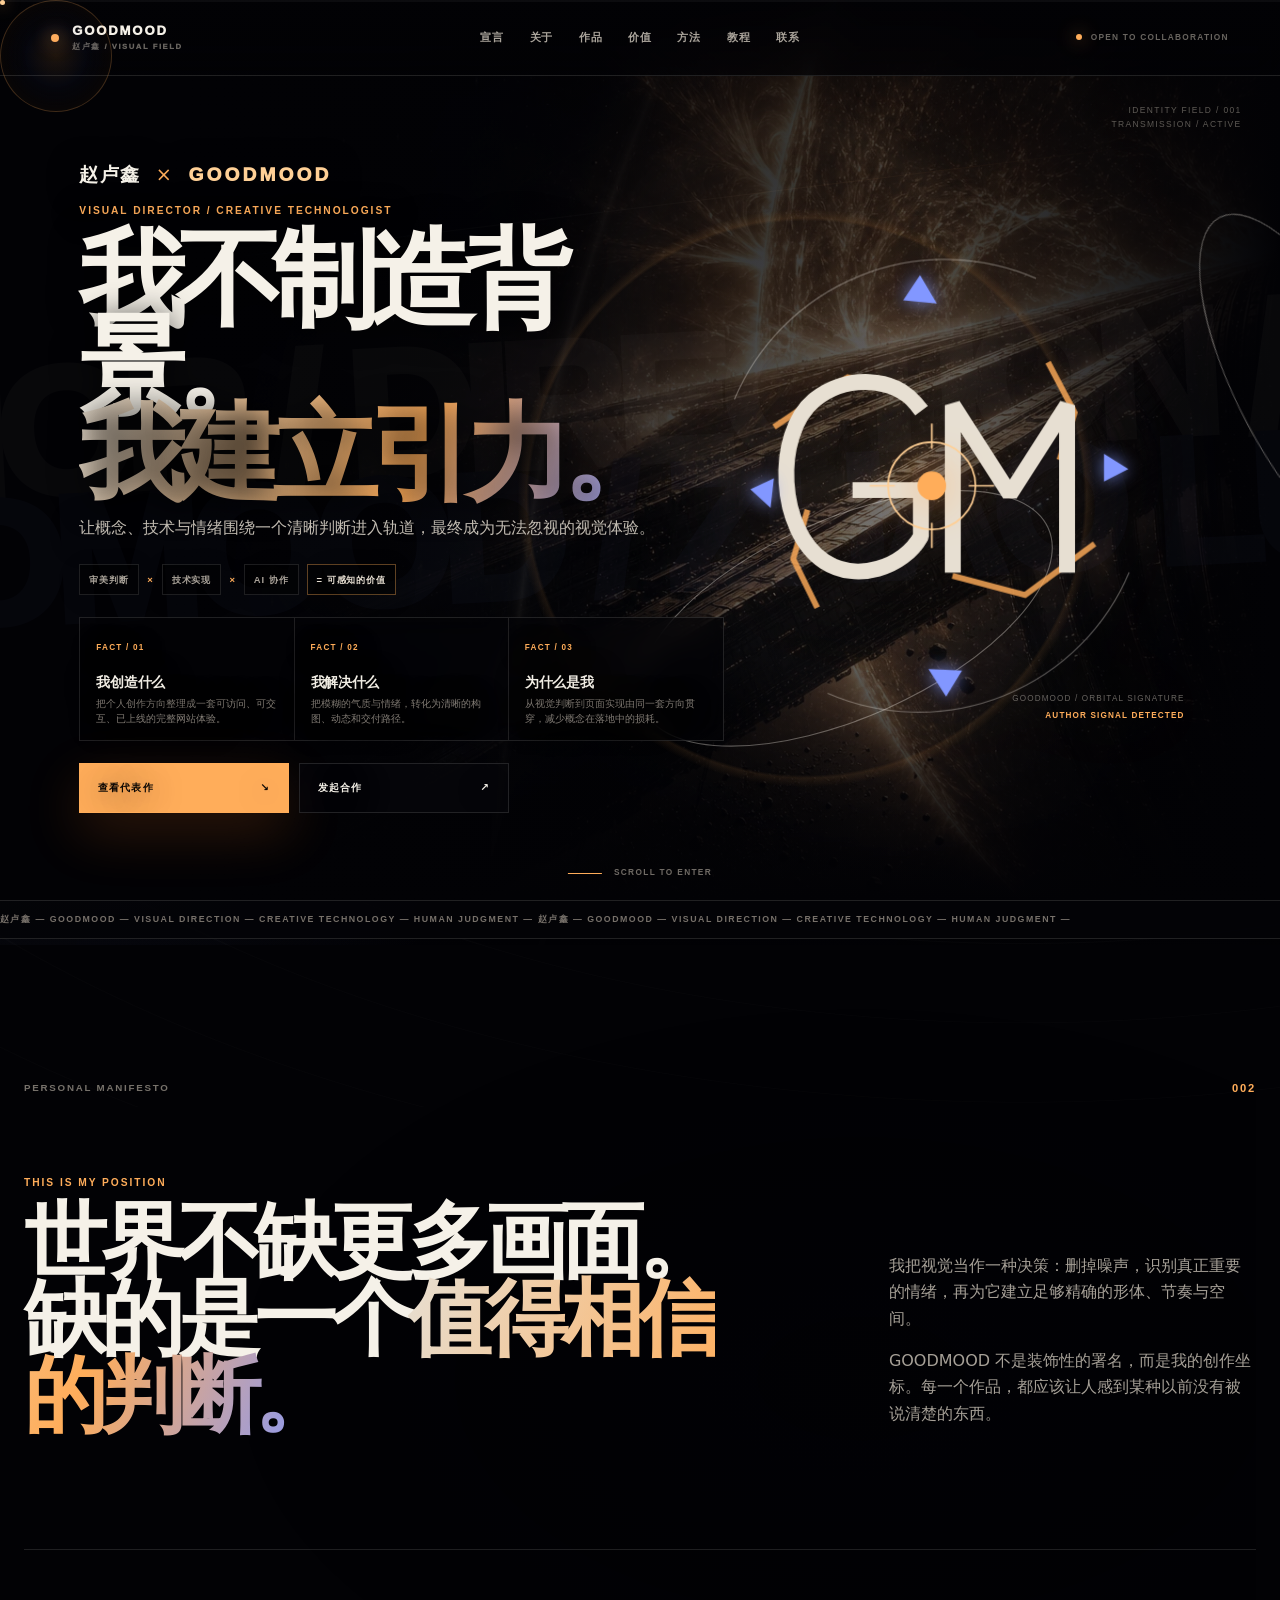
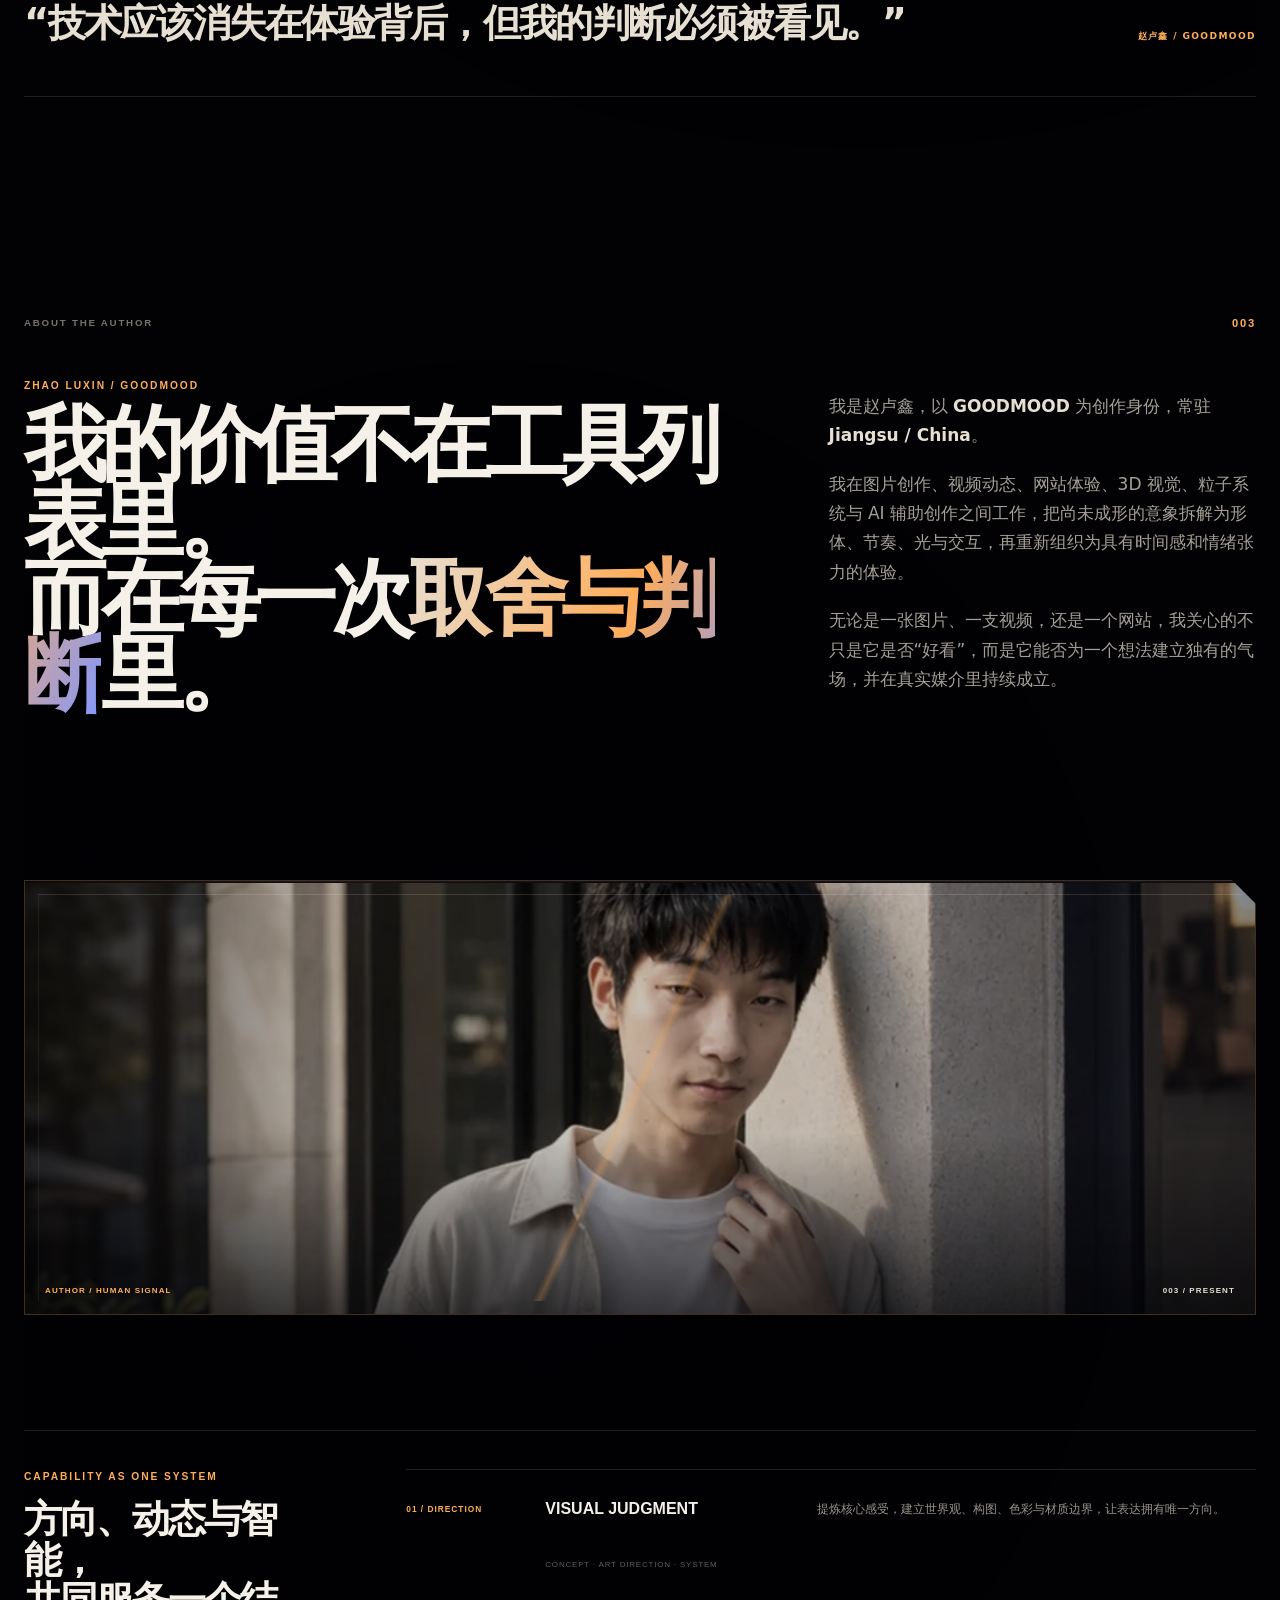
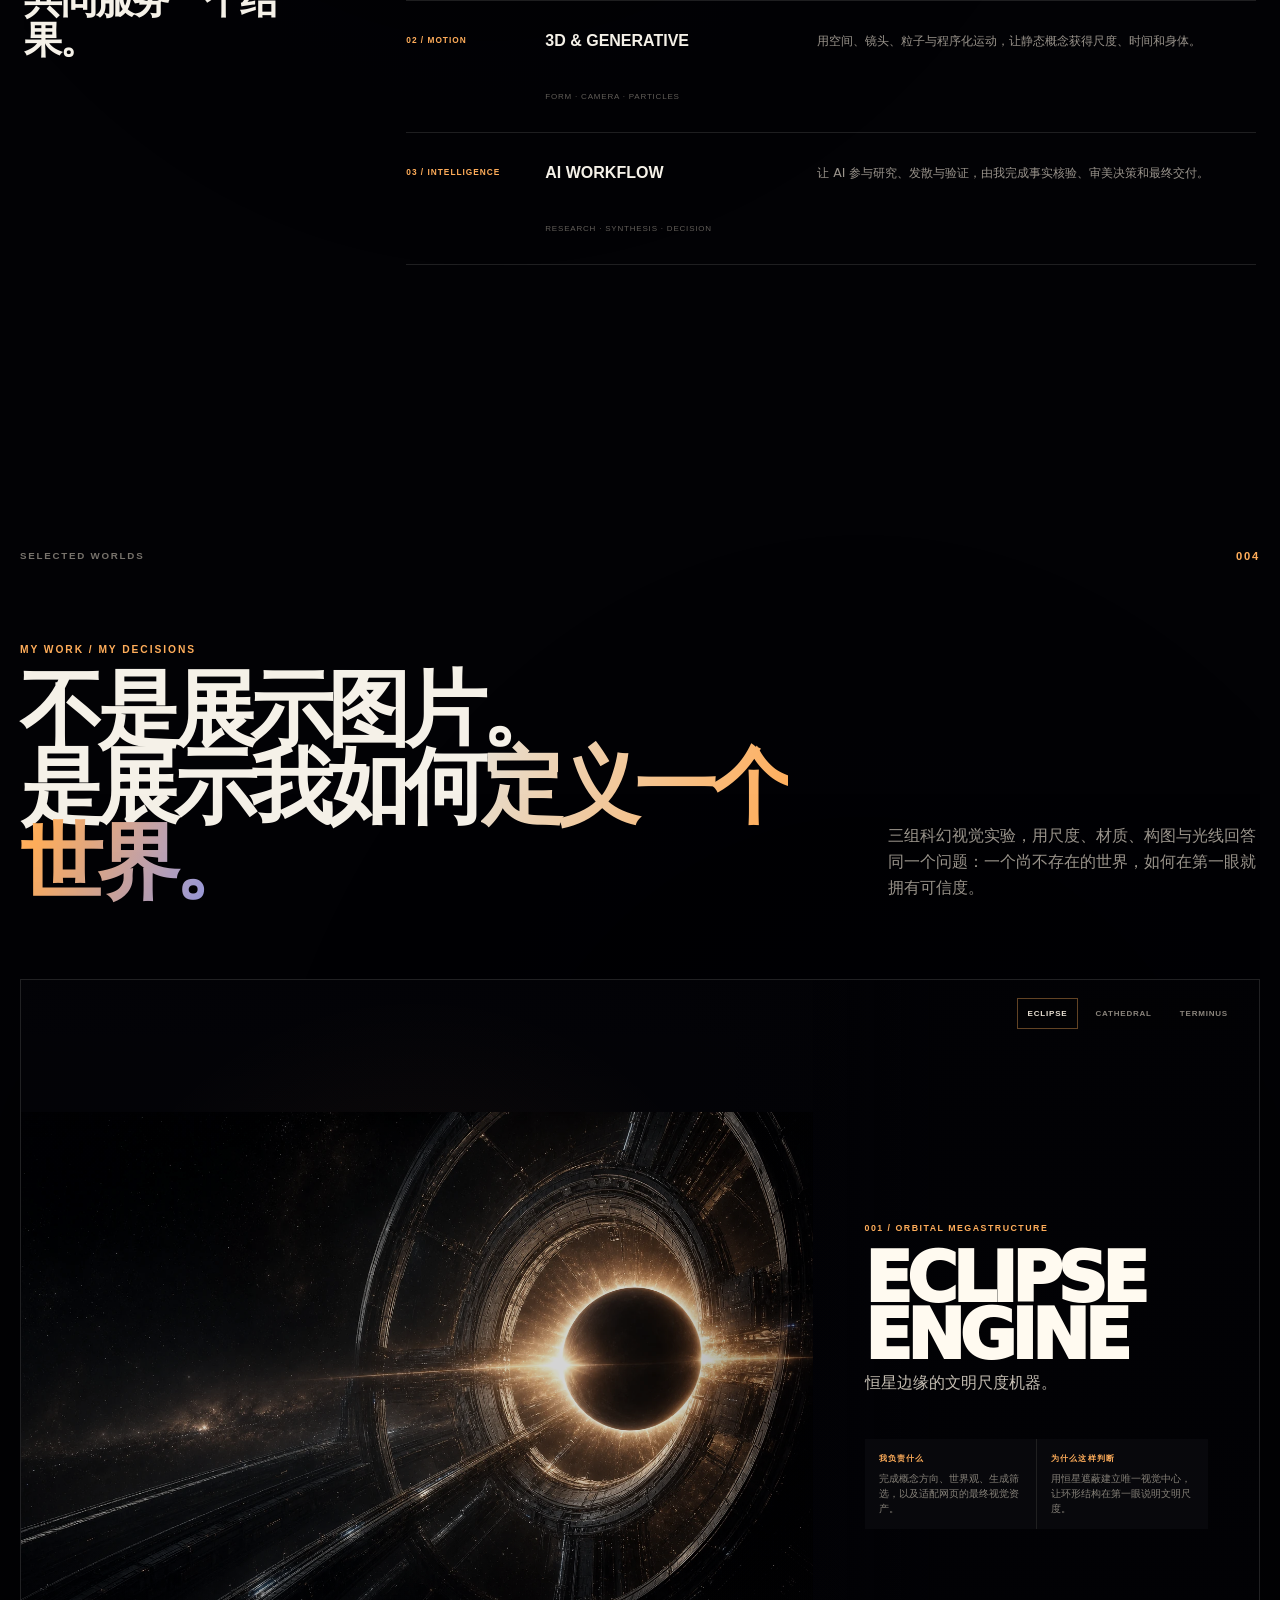
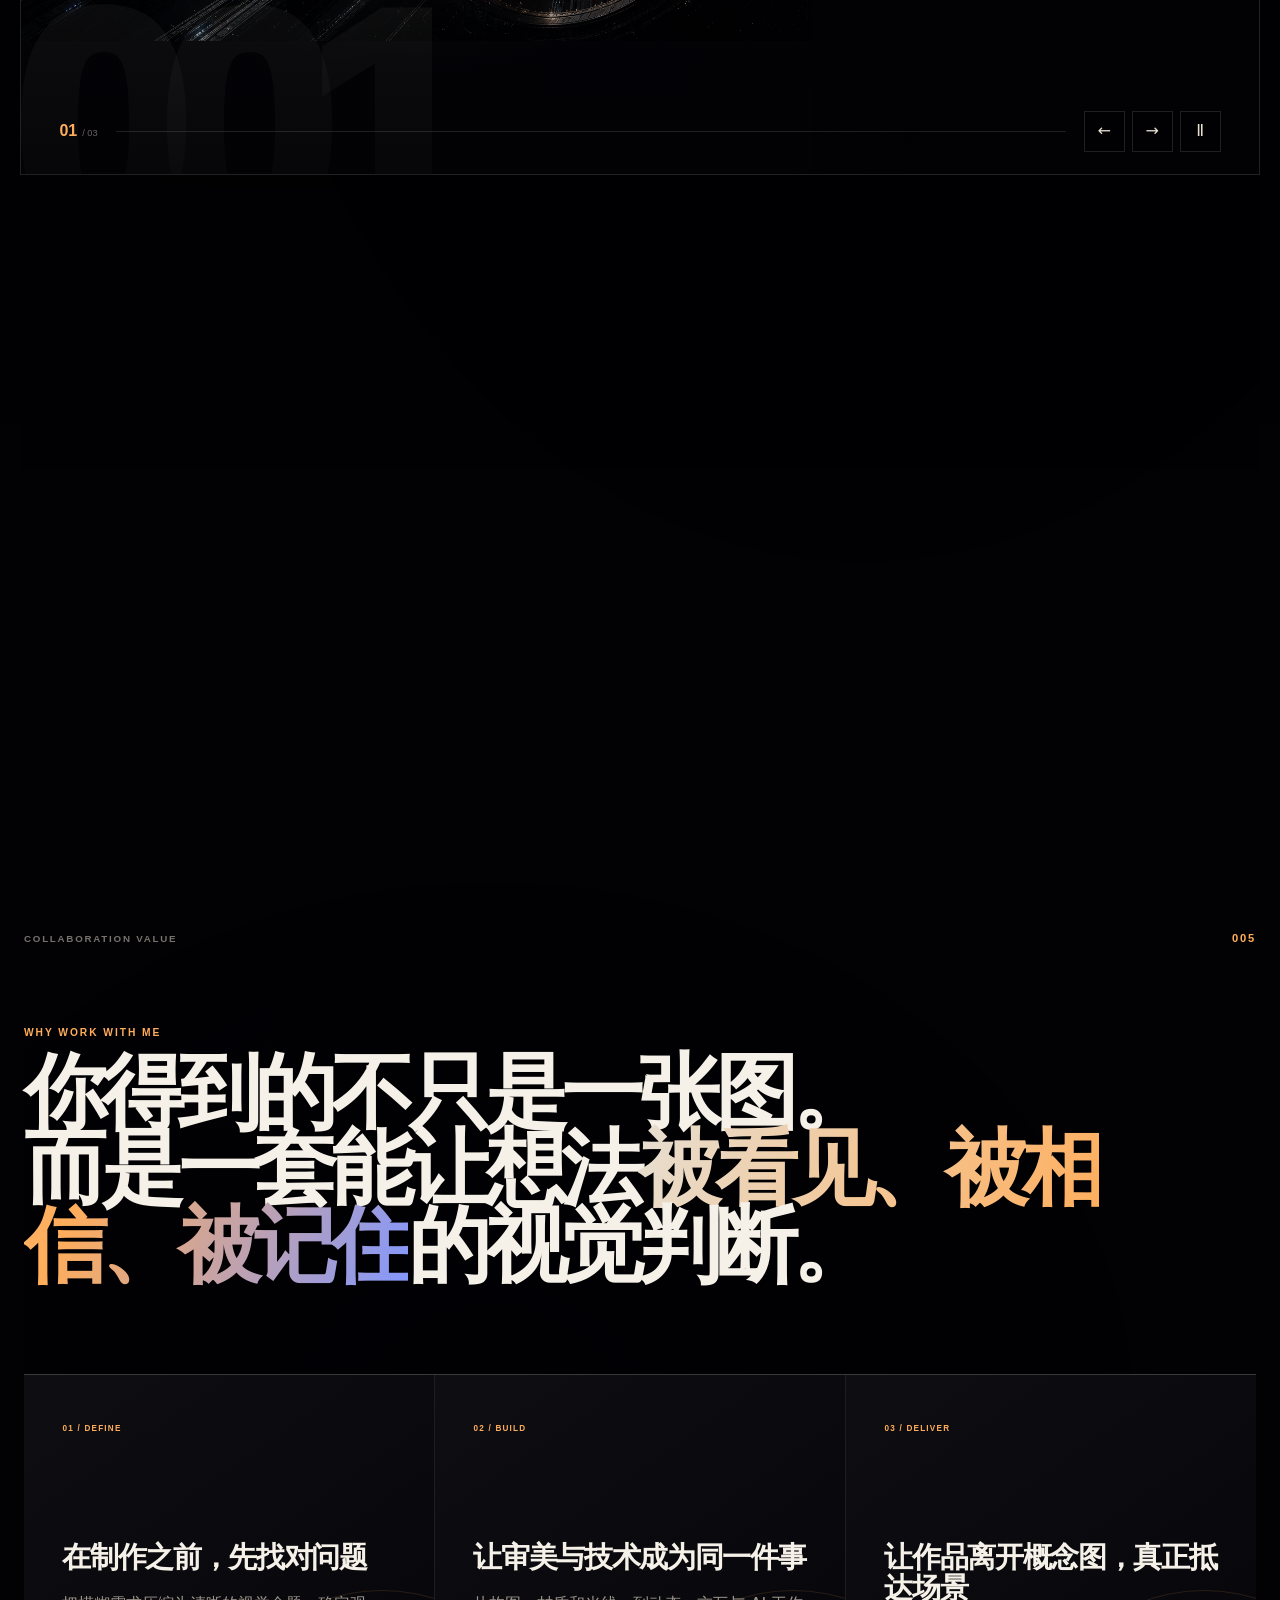
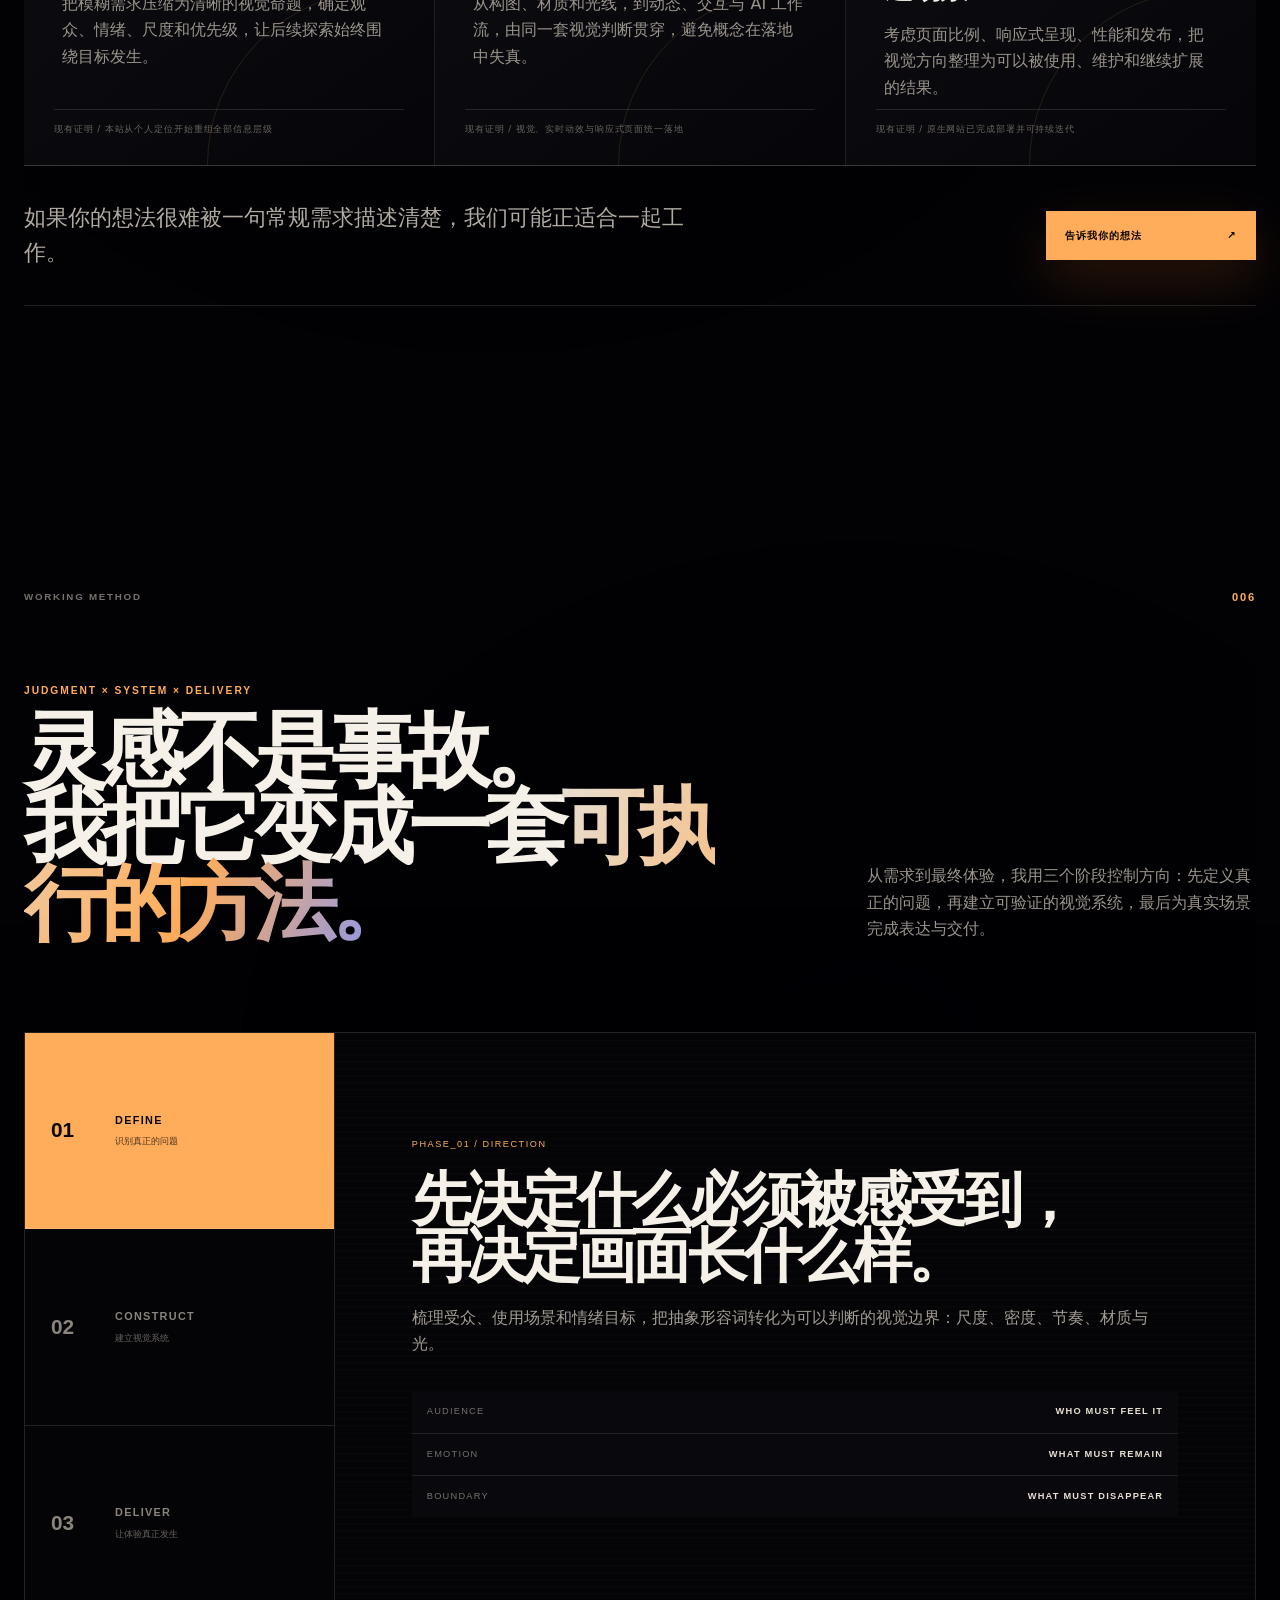
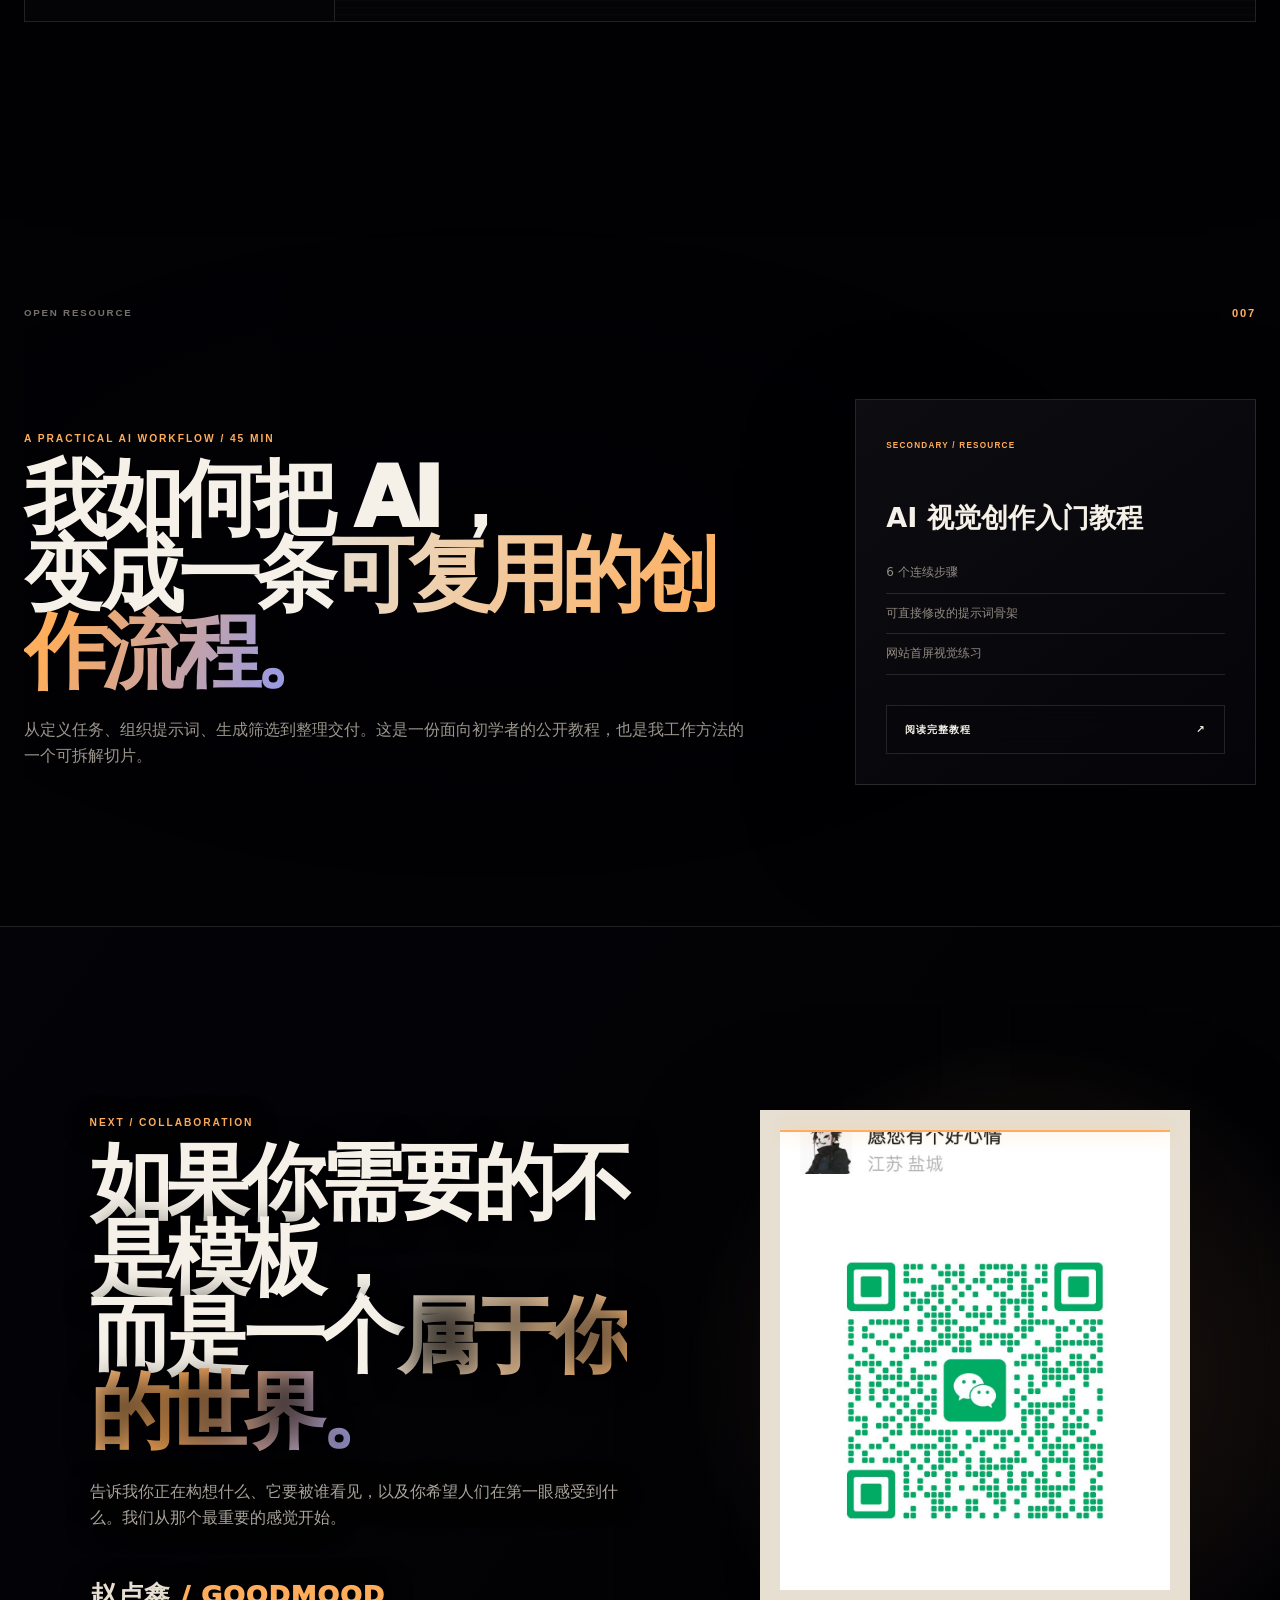
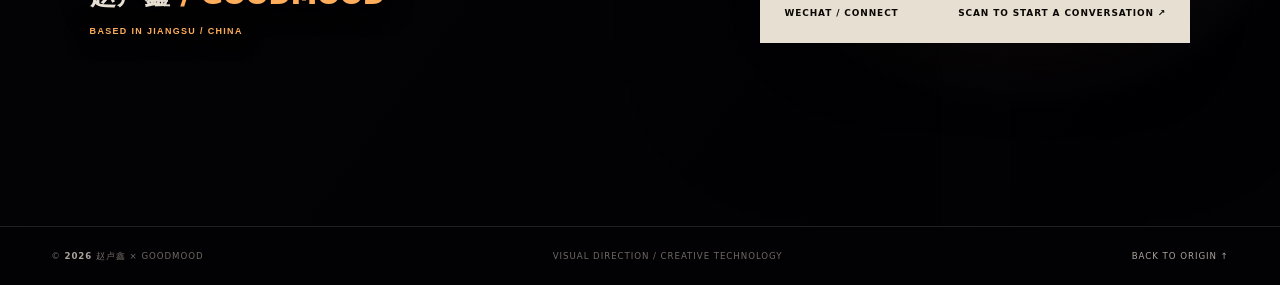
<file: index.html>
<!doctype html>
<html lang="zh-CN">
<head>
  <meta charset="utf-8">
  <meta name="viewport" content="width=device-width,initial-scale=1">
  <meta name="description" content="赵卢鑫 × GOODMOOD：以视觉判断、动态技术与 AI 协作，将尚未成形的想法变为可感知的世界。">
  <meta name="theme-color" content="#020306">
  <title>赵卢鑫 × GOODMOOD — Visual Direction &amp; Future Experiences</title>
  <script>
    if ('scrollRestoration' in history) history.scrollRestoration = 'manual';
  </script>
  <link rel="stylesheet" href="style.css?v=20260713-01">
  <link rel="stylesheet" href="tutorial.css">
  <link rel="stylesheet" href="effects.css?v=20260713-01">
  <link rel="preload" as="image" href="assets/hero-helios-lance.webp">
</head>
<body class="site-home">
  <a class="skip-link" href="#main-content">跳到主要内容</a>

  <div class="cosmos-layer" aria-hidden="true">
    <canvas id="cosmos" class="cosmos-field" data-cosmos></canvas>
    <div class="atmosphere"></div>
    <div class="grain"></div>
  </div>
  <div class="progress" aria-hidden="true"><span id="progressBar"></span></div>
  <div class="cursor-aura" aria-hidden="true"></div>
  <div class="cursor-core" aria-hidden="true"></div>

  <header class="nav-shell">
    <a class="brand" href="#home" aria-label="GOODMOOD，返回首页">
      <span class="brand-signal" aria-hidden="true"></span>
      <span>GOODMOOD<small>赵卢鑫 / VISUAL FIELD</small></span>
    </a>
    <button class="menu-toggle" type="button" aria-label="打开导航" aria-expanded="false">
      <span></span><span></span>
    </button>
    <nav aria-label="主要导航">
      <a href="#manifesto">宣言</a>
      <a href="#profile">关于</a>
      <a href="#works">作品</a>
      <a href="#value">价值</a>
      <a href="#process">方法</a>
      <a href="#ai-tutorial">教程</a>
      <a href="#contact">联系</a>
    </nav>
    <div class="nav-status"><i></i> OPEN TO COLLABORATION</div>
  </header>

  <main id="main-content">
    <section class="hero identity-hero" id="home" data-cosmos-scene="0" aria-labelledby="hero-title">
      <div class="hero-depth hero-depth--mid" aria-hidden="true">
        <img src="assets/hero-helios-lance.webp" alt="" fetchpriority="high" decoding="async">
      </div>
      <div class="kinetic" aria-hidden="true">
        <div>AUTHOR / DIRECTION / MOTION / INTELLIGENCE /</div>
        <div>GOODMOOD / ZHAO LUXIN / VISUAL GRAVITY /</div>
      </div>
      <div class="hero-index">IDENTITY FIELD / 001<br>TRANSMISSION / ACTIVE</div>

      <div class="hero-copy">
        <div class="identity-lockup hero-enter" aria-label="赵卢鑫与 GOODMOOD">
          <p class="identity-name">赵卢鑫</p>
          <span aria-hidden="true">×</span>
          <p class="identity-brand">GOODMOOD</p>
        </div>
        <p class="overline hero-enter">VISUAL DIRECTOR / CREATIVE TECHNOLOGIST</p>

        <!-- EDITABLE COPY: 用你的最终个人宣言替换下方标题。 -->
        <h1 class="hero-enter" id="hero-title">我不制造背景。<br><em>我建立引力。</em></h1>
        <!-- EDITABLE COPY: 用一句话说明你为客户或合作方创造的核心价值。 -->
        <p class="hero-lead hero-enter">让概念、技术与情绪围绕一个清晰判断进入轨道，最终成为无法忽视的视觉体验。</p>

        <div class="value-equation hero-enter" aria-label="个人价值公式">
          <!-- EDITABLE COPY: 可按你的真实工作方式改写价值公式。 -->
          <span>审美判断</span><i>×</i><span>技术实现</span><i>×</i><span>AI 协作</span><b>= 可感知的价值</b>
        </div>

        <div class="hero-facts hero-enter" aria-label="个人事实与证据">
          <article>
            <span>FACT / 01</span>
            <h2>我创造什么</h2>
            <!-- EDITABLE COPY: 替换为一个可核验的代表性成果，不要填写虚构指标。 -->
            <p>把个人创作方向整理成一套可访问、可交互、已上线的完整网站体验。</p>
          </article>
          <article>
            <span>FACT / 02</span>
            <h2>我解决什么</h2>
            <!-- EDITABLE COPY: 替换为你最擅长解决的真实问题。 -->
            <p>把模糊的气质与情绪，转化为清晰的构图、动态和交付路径。</p>
          </article>
          <article>
            <span>FACT / 03</span>
            <h2>为什么是我</h2>
            <!-- EDITABLE COPY: 替换为客户选择你的真实理由或合作反馈。 -->
            <p>从视觉判断到页面实现由同一套方向贯穿，减少概念在落地中的损耗。</p>
          </article>
        </div>

        <div class="hero-actions hero-enter">
          <a class="button primary" href="#works">查看代表作 <b>↘</b></a>
          <a class="button secondary" href="#contact">发起合作 <b>↗</b></a>
        </div>
      </div>

      <div class="identity-sigil hero-enter">
        <svg class="goodmood-mark" viewBox="0 0 640 640" role="img" aria-labelledby="mark-title mark-desc">
          <title id="mark-title">GOODMOOD 轨道印记</title>
          <desc id="mark-desc">由字母 G 与 M 的几何骨架、交错行星轨道、断裂巨构和发光引力核心组成的抽象个人印记。</desc>
          <g class="mark-orbits" fill="none">
            <ellipse cx="320" cy="320" rx="264" ry="118" transform="rotate(-24 320 320)"></ellipse>
            <ellipse cx="320" cy="320" rx="234" ry="86" transform="rotate(62 320 320)"></ellipse>
            <path d="M85 217A272 272 0 0 1 444 73"></path>
            <path d="M555 423A272 272 0 0 1 196 567"></path>
          </g>
          <g class="mark-megastructure" fill="none">
            <path d="M135 248L220 191L292 211"></path>
            <path d="M348 428L431 450L511 391"></path>
            <path d="M182 462L155 407L171 352"></path>
            <path d="M460 176L490 233L473 286"></path>
          </g>
          <g class="mark-gm" fill="none">
            <path d="M302 223C277 190 217 187 180 218C131 259 137 374 192 410C230 435 286 418 307 380V325H235"></path>
            <path d="M345 414V224L413 330L481 224V414"></path>
          </g>
          <g class="mark-fragments">
            <path d="M104 324L132 311L128 346Z"></path>
            <path d="M525 282L554 300L525 315Z"></path>
            <path d="M306 69L326 103L286 99Z"></path>
            <path d="M337 571L316 538L356 540Z"></path>
          </g>
          <g class="mark-core">
            <circle cx="320" cy="320" r="52"></circle>
            <circle cx="320" cy="320" r="17"></circle>
            <path d="M320 246V276M320 364V394M246 320H276M364 320H394"></path>
          </g>
        </svg>
        <p><span>GOODMOOD / ORBITAL SIGNATURE</span><b>AUTHOR SIGNAL DETECTED</b></p>
      </div>

      <a class="scroll-cue" href="#manifesto"><span></span>SCROLL TO ENTER</a>
    </section>

    <div class="signal-strip" aria-hidden="true">
      <div>赵卢鑫 — GOODMOOD — VISUAL DIRECTION — CREATIVE TECHNOLOGY — HUMAN JUDGMENT — 赵卢鑫 — GOODMOOD — VISUAL DIRECTION — CREATIVE TECHNOLOGY — HUMAN JUDGMENT — </div>
    </div>

    <section class="manifesto section" id="manifesto" data-cosmos-scene="1" aria-labelledby="manifesto-title">
      <div class="section-label reveal"><span>PERSONAL MANIFESTO</span><b>002</b></div>
      <div class="manifesto-grid">
        <div class="manifesto-statement reveal">
          <p class="overline">THIS IS MY POSITION</p>
          <!-- EDITABLE COPY: 这里是首页之后最重要的个人立场，可整段替换。 -->
          <h2 id="manifesto-title">世界不缺更多画面。<br>缺的是一个<strong>值得相信的判断。</strong></h2>
        </div>
        <div class="manifesto-copy reveal">
          <!-- EDITABLE COPY: 用你自己的经历、野心和工作观替换以下两段。 -->
          <p>我把视觉当作一种决策：删掉噪声，识别真正重要的情绪，再为它建立足够精确的形体、节奏与空间。</p>
          <p>GOODMOOD 不是装饰性的署名，而是我的创作坐标。每一个作品，都应该让人感到某种以前没有被说清楚的东西。</p>
        </div>
      </div>
      <blockquote class="manifesto-quote reveal">
        <!-- EDITABLE COPY: 替换为最能代表你的短句。 -->
        <p>“技术应该消失在体验背后，但我的判断必须被看见。”</p>
        <cite>赵卢鑫 / GOODMOOD</cite>
      </blockquote>
    </section>

    <section class="profile section" id="profile" data-cosmos-scene="2" aria-labelledby="profile-title">
      <div class="section-label reveal"><span>ABOUT THE AUTHOR</span><b>003</b></div>
      <div class="profile-grid">
        <div class="profile-heading reveal">
          <p class="overline">ZHAO LUXIN / GOODMOOD</p>
          <h2 id="profile-title">我的价值不在工具列表里。<br>而在每一次<strong>取舍与判断</strong>里。</h2>
        </div>
        <div class="profile-copy reveal">
          <!-- EDITABLE COPY: 用你的真实个人经历、背景和目标替换以下简介。 -->
          <p>我是赵卢鑫，以 <b>GOODMOOD</b> 为创作身份，常驻 <b>Jiangsu / China</b>。</p>
          <p>我在图片创作、视频动态、网站体验、3D 视觉、粒子系统与 AI 辅助创作之间工作，把尚未成形的意象拆解为形体、节奏、光与交互，再重新组织为具有时间感和情绪张力的体验。</p>
          <p>无论是一张图片、一支视频，还是一个网站，我关心的不只是它是否“好看”，而是它能否为一个想法建立独有的气场，并在真实媒介里持续成立。</p>
        </div>
        <figure class="profile-portrait reveal">
          <img src="assets/profile-zhao-luxin.webp" width="800" height="1686" alt="赵卢鑫站在街边建筑前的日常照片" loading="lazy" decoding="async">
          <figcaption><span>AUTHOR / HUMAN SIGNAL</span><b>003 / PRESENT</b></figcaption>
        </figure>
      </div>

      <div class="capability-system reveal" aria-labelledby="capability-title">
        <div class="capability-intro">
          <p class="overline">CAPABILITY AS ONE SYSTEM</p>
          <h3 id="capability-title">方向、动态与智能，<br>共同服务一个结果。</h3>
        </div>
        <div class="focus-cards">
          <article>
            <span class="card-num">01 / DIRECTION</span>
            <h4>VISUAL JUDGMENT</h4>
            <p>提炼核心感受，建立世界观、构图、色彩与材质边界，让表达拥有唯一方向。</p>
            <small>CONCEPT · ART DIRECTION · SYSTEM</small>
          </article>
          <article>
            <span class="card-num">02 / MOTION</span>
            <h4>3D &amp; GENERATIVE</h4>
            <p>用空间、镜头、粒子与程序化运动，让静态概念获得尺度、时间和身体。</p>
            <small>FORM · CAMERA · PARTICLES</small>
          </article>
          <article>
            <span class="card-num">03 / INTELLIGENCE</span>
            <h4>AI WORKFLOW</h4>
            <p>让 AI 参与研究、发散与验证，由我完成事实核验、审美决策和最终交付。</p>
            <small>RESEARCH · SYNTHESIS · DECISION</small>
          </article>
        </div>
      </div>
    </section>

    <section class="works section works-odyssey" id="works" data-cosmos-scene="3" aria-labelledby="works-title">
      <div class="section-label reveal"><span>SELECTED WORLDS</span><b>004</b></div>
      <div class="works-heading reveal">
        <div>
          <p class="overline">MY WORK / MY DECISIONS</p>
          <h2 id="works-title">不是展示图片。<br>是展示我如何<strong>定义一个世界。</strong></h2>
        </div>
        <p>三组科幻视觉实验，用尺度、材质、构图与光线回答同一个问题：一个尚不存在的世界，如何在第一眼就拥有可信度。</p>
      </div>

      <div class="work-showcase-track">
        <div id="work-showcase" class="work-showcase work-showcase-sticky reveal" data-carousel aria-roledescription="carousel" aria-label="赵卢鑫的三组代表视觉作品">
          <div class="work-slides" aria-live="off">
            <figure class="work-slide active" id="work-slide-1" data-slide="0" aria-hidden="false" aria-labelledby="work-title-1">
              <div class="work-visual">
                <img src="assets/work-eclipse-engine.webp" alt="恒星遮蔽引擎与环形轨道巨构" decoding="async">
                <span class="work-visual-index" aria-hidden="true">001</span>
              </div>
              <figcaption>
                <span>001 / ORBITAL MEGASTRUCTURE</span>
                <h3 id="work-title-1">ECLIPSE ENGINE</h3>
                <p>恒星边缘的文明尺度机器。</p>
                <dl class="work-evidence">
                  <div><dt>我负责什么</dt><!-- EDITABLE COPY --><dd>完成概念方向、世界观、生成筛选，以及适配网页的最终视觉资产。</dd></div>
                  <div><dt>为什么这样判断</dt><!-- EDITABLE COPY --><dd>用恒星遮蔽建立唯一视觉中心，让环形结构在第一眼说明文明尺度。</dd></div>
                </dl>
              </figcaption>
            </figure>

            <figure class="work-slide" id="work-slide-2" data-slide="1" aria-hidden="true" aria-labelledby="work-title-2">
              <div class="work-visual">
                <img src="assets/work-gravitational-cathedral.webp" alt="由钛金属巨柱构成的引力圣殿" loading="lazy" decoding="async">
                <span class="work-visual-index" aria-hidden="true">002</span>
              </div>
              <figcaption>
                <span>002 / ARCHITECTURAL VOID</span>
                <h3 id="work-title-2">GRAVITATIONAL CATHEDRAL</h3>
                <p>以光为中轴的行星级建筑。</p>
                <dl class="work-evidence">
                  <div><dt>我负责什么</dt><!-- EDITABLE COPY --><dd>完成空间概念、材质与光线语言，并把它纳入统一的系列视觉。</dd></div>
                  <div><dt>为什么这样判断</dt><!-- EDITABLE COPY --><dd>让轴向光成为建筑中轴，以留白和重复结构制造肃穆与尺度。</dd></div>
                </dl>
              </figcaption>
            </figure>

            <figure class="work-slide" id="work-slide-3" data-slide="2" aria-hidden="true" aria-labelledby="work-title-3">
              <div class="work-visual">
                <img src="assets/work-terminus-tide.webp" alt="跨越黑色晶体海面的行星级巨构" loading="lazy" decoding="async">
                <span class="work-visual-index" aria-hidden="true">003</span>
              </div>
              <figcaption>
                <span>003 / PLANETARY HORIZON</span>
                <h3 id="work-title-3">TERMINUS TIDE</h3>
                <p>结构、风暴与地平线的终点。</p>
                <dl class="work-evidence">
                  <div><dt>我负责什么</dt><!-- EDITABLE COPY --><dd>完成地平线构图、氛围方向、叙事标题与响应式展示资产。</dd></div>
                  <div><dt>为什么这样判断</dt><!-- EDITABLE COPY --><dd>压低地平线并保留大面积黑暗，让风暴和巨构拥有未知重量。</dd></div>
                </dl>
              </figcaption>
            </figure>
          </div>

          <div class="work-carousel-ui">
            <div class="work-counter" aria-live="polite"><b>01</b><span>/ 03</span></div>
            <div class="work-progress" aria-hidden="true"><span></span></div>
            <div class="work-controls">
              <button type="button" data-carousel-prev aria-label="上一张作品">←</button>
              <button type="button" data-carousel-next aria-label="下一张作品">→</button>
            </div>
          </div>
          <div class="work-tabs" role="tablist" aria-label="选择代表作品">
            <button type="button" class="active" data-carousel-go="0" role="tab" aria-controls="work-slide-1" aria-selected="true">ECLIPSE</button>
            <button type="button" data-carousel-go="1" role="tab" aria-controls="work-slide-2" aria-selected="false">CATHEDRAL</button>
            <button type="button" data-carousel-go="2" role="tab" aria-controls="work-slide-3" aria-selected="false">TERMINUS</button>
          </div>
        </div>
      </div>
    </section>

    <section class="value section" id="value" data-cosmos-scene="3" aria-labelledby="value-title">
      <div class="section-label reveal"><span>COLLABORATION VALUE</span><b>005</b></div>
      <div class="value-heading reveal">
        <p class="overline">WHY WORK WITH ME</p>
        <h2 id="value-title">你得到的不只是一张图。<br>而是一套能让想法<strong>被看见、被相信、被记住</strong>的视觉判断。</h2>
      </div>
      <div class="value-grid">
        <article class="value-card reveal">
          <span>01 / DEFINE</span>
          <h3>在制作之前，先找对问题</h3>
          <p>把模糊需求压缩为清晰的视觉命题，确定观众、情绪、尺度和优先级，让后续探索始终围绕目标发生。</p>
          <!-- EDITABLE COPY: 可补充一条真实案例证明你的需求定义能力。 -->
          <small>现有证明 / 本站从个人定位开始重组全部信息层级</small>
        </article>
        <article class="value-card reveal">
          <span>02 / BUILD</span>
          <h3>让审美与技术成为同一件事</h3>
          <p>从构图、材质和光线，到动态、交互与 AI 工作流，由同一套视觉判断贯穿，避免概念在落地中失真。</p>
          <!-- EDITABLE COPY: 可补充一项你真实掌握的关键技术或交付。 -->
          <small>现有证明 / 视觉、实时动效与响应式页面统一落地</small>
        </article>
        <article class="value-card reveal">
          <span>03 / DELIVER</span>
          <h3>让作品离开概念图，真正抵达场景</h3>
          <p>考虑页面比例、响应式呈现、性能和发布，把视觉方向整理为可以被使用、维护和继续扩展的结果。</p>
          <!-- EDITABLE COPY: 可补充一个真实上线结果或合作反馈。 -->
          <small>现有证明 / 原生网站已完成部署并可持续迭代</small>
        </article>
      </div>
      <div class="value-cta reveal">
        <!-- EDITABLE COPY: 用一句更具体的合作邀请替换。 -->
        <p>如果你的想法很难被一句常规需求描述清楚，我们可能正适合一起工作。</p>
        <a class="button primary" href="#contact">告诉我你的想法 <b>↗</b></a>
      </div>
    </section>

    <section class="process section" id="process" data-cosmos-scene="4" aria-labelledby="process-title">
      <div class="section-label reveal"><span>WORKING METHOD</span><b>006</b></div>
      <div class="process-intro">
        <div class="reveal">
          <p class="overline">JUDGMENT × SYSTEM × DELIVERY</p>
          <h2 id="process-title">灵感不是事故。<br>我把它变成一套<strong>可执行的方法。</strong></h2>
        </div>
        <p class="reveal">从需求到最终体验，我用三个阶段控制方向：先定义真正的问题，再建立可验证的视觉系统，最后为真实场景完成表达与交付。</p>
      </div>

      <div class="protocol reveal">
        <div class="protocol-nav" role="tablist" aria-label="工作方法阶段">
          <button class="protocol-tab active" id="method-tab-1" data-step="0" role="tab" aria-controls="method-panel-1" aria-selected="true"><b>01</b><span>DEFINE<small>识别真正的问题</small></span></button>
          <button class="protocol-tab" id="method-tab-2" data-step="1" role="tab" aria-controls="method-panel-2" aria-selected="false"><b>02</b><span>CONSTRUCT<small>建立视觉系统</small></span></button>
          <button class="protocol-tab" id="method-tab-3" data-step="2" role="tab" aria-controls="method-panel-3" aria-selected="false"><b>03</b><span>DELIVER<small>让体验真正发生</small></span></button>
        </div>
        <div class="protocol-screen">
          <div class="scanline" aria-hidden="true"></div>
          <article class="protocol-panel active" id="method-panel-1" data-panel="0" role="tabpanel" aria-labelledby="method-tab-1">
            <div class="panel-id">PHASE_01 / DIRECTION</div>
            <h3>先决定什么必须被感受到，<br>再决定画面长什么样。</h3>
            <p>梳理受众、使用场景和情绪目标，把抽象形容词转化为可以判断的视觉边界：尺度、密度、节奏、材质与光。</p>
            <div class="parameter-map"><span>AUDIENCE <b>WHO MUST FEEL IT</b></span><span>EMOTION <b>WHAT MUST REMAIN</b></span><span>BOUNDARY <b>WHAT MUST DISAPPEAR</b></span></div>
          </article>
          <article class="protocol-panel" id="method-panel-2" data-panel="1" role="tabpanel" aria-labelledby="method-tab-2" hidden>
            <div class="panel-id">PHASE_02 / SYSTEM</div>
            <h3>用多种路径探索，<br>用同一套标准做决定。</h3>
            <p>组合 3D、粒子、生成式视觉与 AI 辅助工作流，快速建立方向样本。每次迭代只改变关键变量，让选择有依据而不是靠运气。</p>
            <div class="force-diagram"><span>DIRECTION<small>控制世界观</small></span><i>×</i><span>PROTOTYPE<small>验证体验</small></span><i>×</i><span>DECISION<small>收敛系统</small></span></div>
          </article>
          <article class="protocol-panel" id="method-panel-3" data-panel="2" role="tabpanel" aria-labelledby="method-tab-3" hidden>
            <div class="panel-id">PHASE_03 / REALITY</div>
            <h3>最后一公里不是导出。<br>是让价值抵达真实场景。</h3>
            <p>针对网站、内容或动态媒介完成比例、节奏、性能和响应式调整，同时整理可继续使用的资产与规则。</p>
            <div class="output-meta">OUTPUT / VISUAL SYSTEM · MOTION ASSETS · RESPONSIVE EXPERIENCE · DELIVERY NOTES</div>
          </article>
        </div>
      </div>
    </section>

    <section class="ai-tutorial section tutorial-resource" id="ai-tutorial" data-cosmos-scene="4" aria-labelledby="tutorial-title">
      <div class="section-label reveal"><span>OPEN RESOURCE</span><b>007</b></div>
      <div class="tutorial-resource-grid reveal">
        <div>
          <p class="overline">A PRACTICAL AI WORKFLOW / 45 MIN</p>
          <h2 id="tutorial-title">我如何把 AI，<br>变成一条<strong>可复用的创作流程。</strong></h2>
          <p>从定义任务、组织提示词、生成筛选到整理交付。这是一份面向初学者的公开教程，也是我工作方法的一个可拆解切片。</p>
        </div>
        <aside class="tutorial-card">
          <span>SECONDARY / RESOURCE</span>
          <h3>AI 视觉创作入门教程</h3>
          <ul>
            <li>6 个连续步骤</li>
            <li>可直接修改的提示词骨架</li>
            <li>网站首屏视觉练习</li>
          </ul>
          <a class="button secondary" href="ai-tutorial.html">阅读完整教程 <b>↗</b></a>
        </aside>
      </div>
    </section>

    <section class="contact" id="contact" data-cosmos-scene="5" aria-labelledby="contact-title">
      <div class="contact-copy reveal">
        <p class="overline">NEXT / COLLABORATION</p>
        <!-- EDITABLE COPY: 用你的最终合作邀请替换标题与正文。 -->
        <h2 id="contact-title">如果你需要的不是模板，<br>而是一个<strong>属于你的世界。</strong></h2>
        <p>告诉我你正在构想什么、它要被谁看见，以及你希望人们在第一眼感受到什么。我们从那个最重要的感觉开始。</p>
        <div class="contact-signature">赵卢鑫 <span>/ GOODMOOD</span></div>
        <div class="location">BASED IN JIANGSU / CHINA</div>
      </div>
      <figure class="qr-card reveal">
        <div class="qr-scan" aria-hidden="true"></div>
        <img src="assets/wechat.jpg" alt="赵卢鑫的微信二维码">
        <figcaption><span>WECHAT / CONNECT</span><b>SCAN TO START A CONVERSATION ↗</b></figcaption>
      </figure>
    </section>
  </main>

  <footer>
    <span>© <b id="year"></b> 赵卢鑫 × GOODMOOD</span>
    <span>VISUAL DIRECTION / CREATIVE TECHNOLOGY</span>
    <a href="#home">BACK TO ORIGIN ↑</a>
  </footer>
  <div class="toast" role="status" aria-live="polite">COPIED</div>
  <script src="cosmos.js?v=20260711-06"></script>
  <script src="script.js?v=20260711-06"></script>
</body>
</html>
</file>
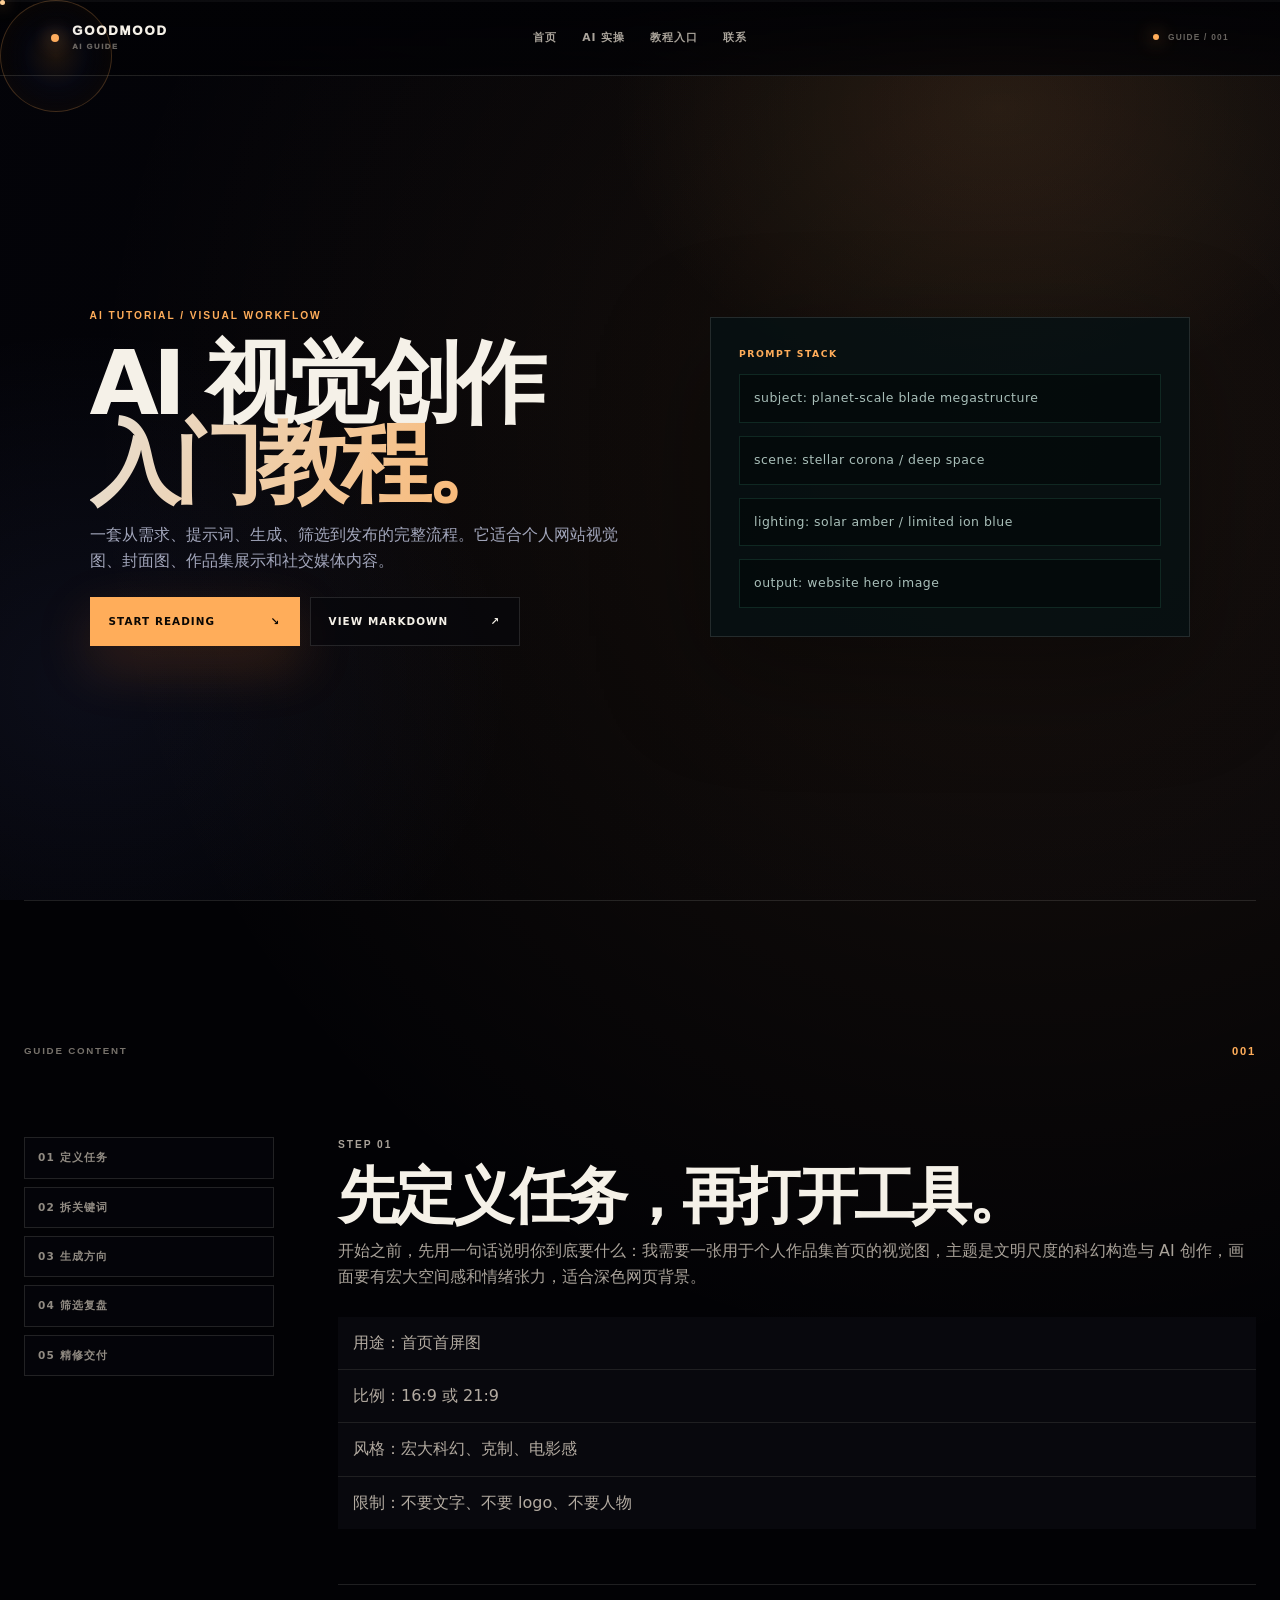
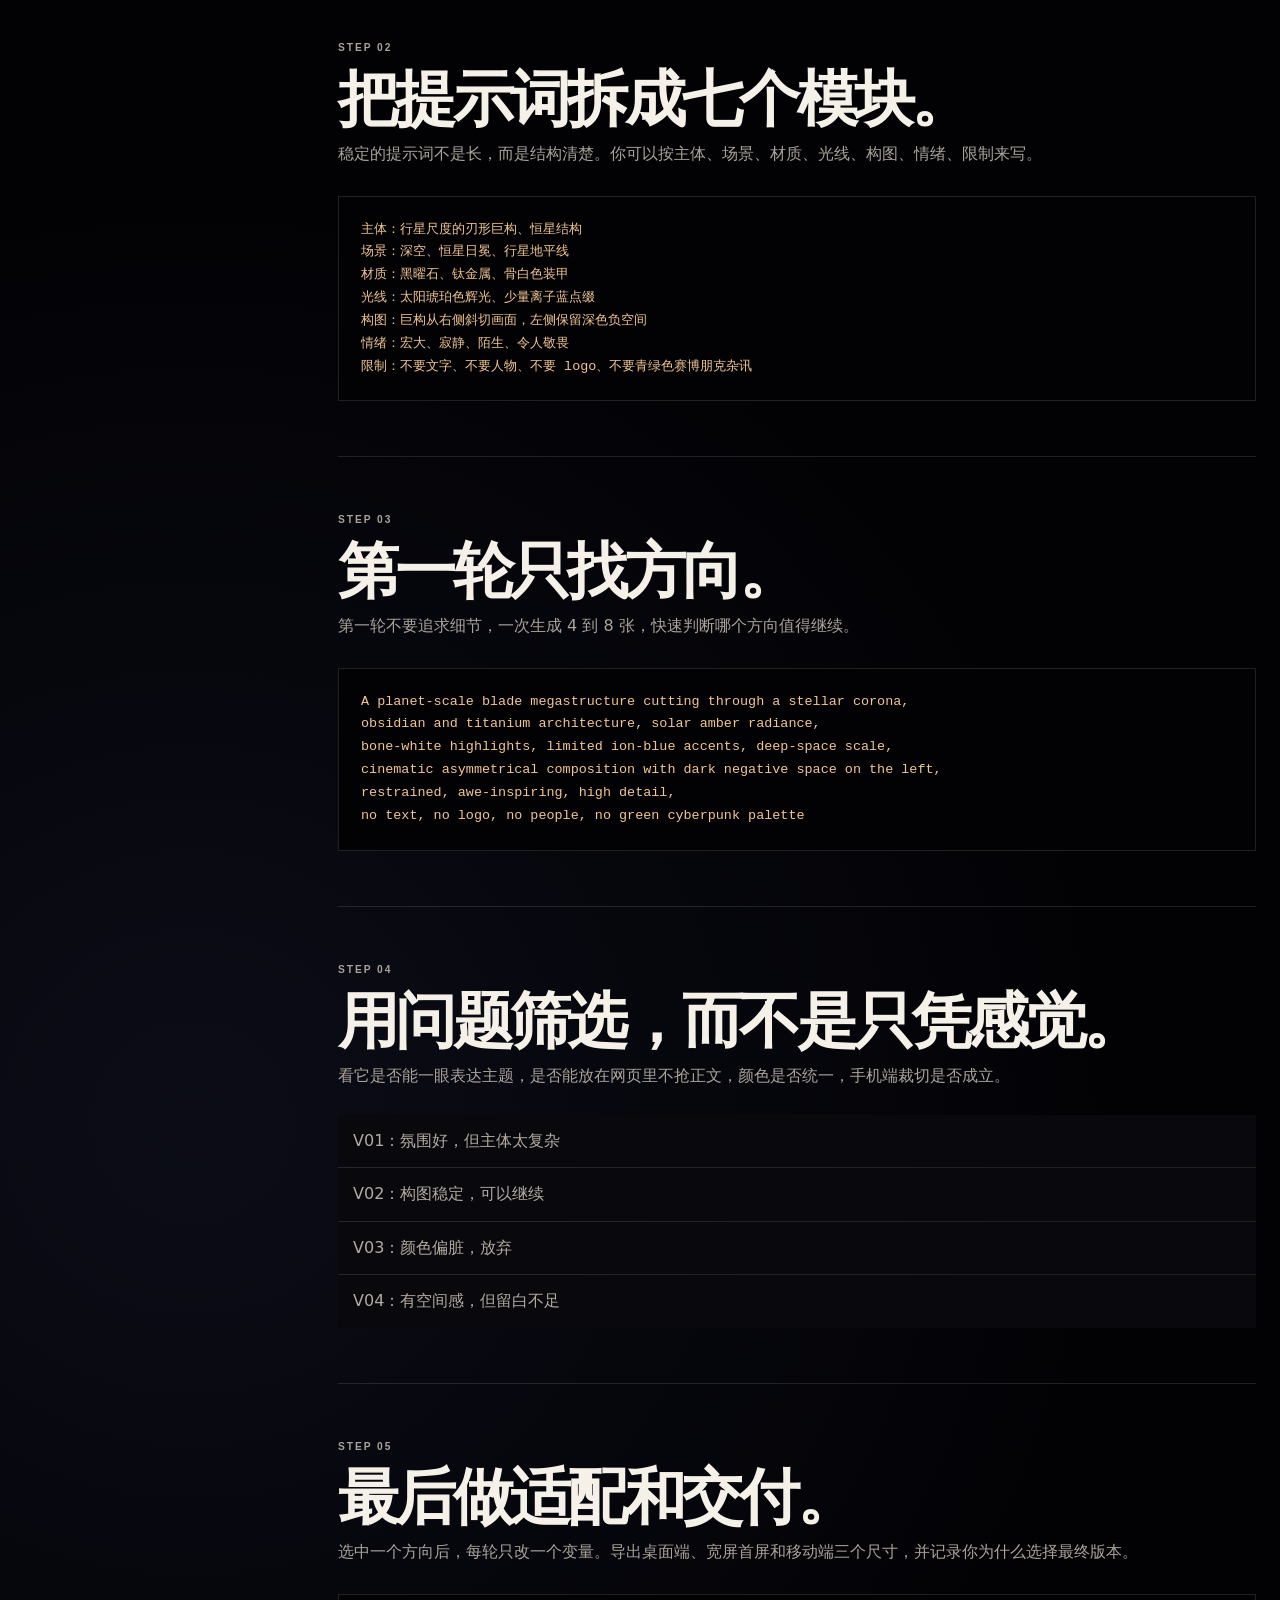
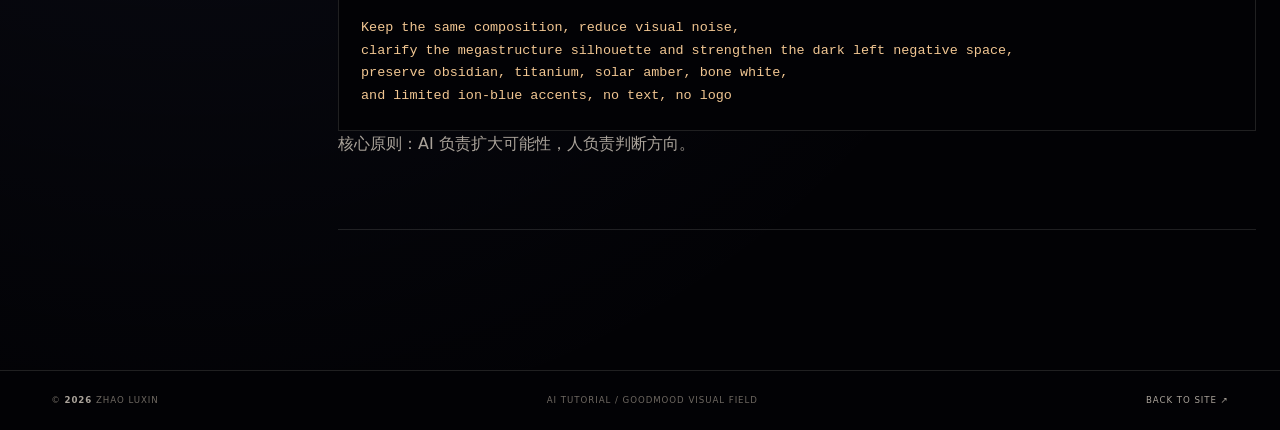
<file: ai-tutorial.html>
<!doctype html>
<html lang="zh-CN">
<head>
  <meta charset="utf-8">
  <meta name="viewport" content="width=device-width,initial-scale=1">
  <meta name="description" content="GOODMOOD 的 AI 视觉创作入门教程：从需求、提示词到生成、筛选、适配和发布。">
  <meta name="theme-color" content="#020306">
  <title>AI 视觉创作入门教程 / GOODMOOD</title>
  <link rel="stylesheet" href="style.css?v=20260712-01">
  <link rel="stylesheet" href="tutorial.css">
  <link rel="stylesheet" href="effects.css">
</head>
<body class="tutorial-page">
<canvas id="field" aria-hidden="true"></canvas><div class="atmosphere" aria-hidden="true"></div><div class="grain" aria-hidden="true"></div><div class="progress"><span id="progressBar"></span></div><div class="cursor-aura"></div><div class="cursor-core"></div>
<header class="nav-shell"><a class="brand" href="index.html#home"><span class="brand-signal"></span><span>GOODMOOD<small>AI GUIDE</small></span></a><button class="menu-toggle" type="button" aria-label="打开导航" aria-expanded="false"><span></span><span></span></button><nav><a href="index.html#home">首页</a><a href="index.html#ai-practice">AI 实操</a><a href="index.html#ai-tutorial">教程入口</a><a href="index.html#contact">联系</a></nav><div class="nav-status"><i></i> GUIDE / 001</div></header>
<main>
  <section class="tutorial-hero">
    <div class="tutorial-hero-copy hero-enter">
      <p class="overline">AI TUTORIAL / VISUAL WORKFLOW</p>
      <h1>AI 视觉创作<br><strong>入门教程。</strong></h1>
      <p>一套从需求、提示词、生成、筛选到发布的完整流程。它适合个人网站视觉图、封面图、作品集展示和社交媒体内容。</p>
      <div class="hero-actions"><a class="button primary" href="#guide">START READING <b>↘</b></a><a class="button secondary" href="AI_TUTORIAL.md">VIEW MARKDOWN <b>↗</b></a></div>
    </div>
    <div class="tutorial-console hero-enter" aria-hidden="true">
      <span>PROMPT STACK</span>
      <i>subject: planet-scale blade megastructure</i>
      <i>scene: stellar corona / deep space</i>
      <i>lighting: solar amber / limited ion blue</i>
      <i>output: website hero image</i>
    </div>
  </section>
  <article class="guide section" id="guide">
    <div class="section-label reveal"><span>GUIDE CONTENT</span><b>001</b></div>
    <div class="guide-layout">
      <aside class="guide-toc reveal">
        <a href="#task">01 定义任务</a>
        <a href="#keywords">02 拆关键词</a>
        <a href="#generate">03 生成方向</a>
        <a href="#review">04 筛选复盘</a>
        <a href="#delivery">05 精修交付</a>
      </aside>
      <div class="guide-content">
        <section id="task" class="reveal"><p class="overline">STEP 01</p><h2>先定义任务，再打开工具。</h2><p>开始之前，先用一句话说明你到底要什么：我需要一张用于个人作品集首页的视觉图，主题是文明尺度的科幻构造与 AI 创作，画面要有宏大空间感和情绪张力，适合深色网页背景。</p><div class="guide-list"><span>用途：首页首屏图</span><span>比例：16:9 或 21:9</span><span>风格：宏大科幻、克制、电影感</span><span>限制：不要文字、不要 logo、不要人物</span></div></section>
        <section id="keywords" class="reveal"><p class="overline">STEP 02</p><h2>把提示词拆成七个模块。</h2><p>稳定的提示词不是长，而是结构清楚。你可以按主体、场景、材质、光线、构图、情绪、限制来写。</p><pre><code>主体：行星尺度的刃形巨构、恒星结构
场景：深空、恒星日冕、行星地平线
材质：黑曜石、钛金属、骨白色装甲
光线：太阳琥珀色辉光、少量离子蓝点缀
构图：巨构从右侧斜切画面，左侧保留深色负空间
情绪：宏大、寂静、陌生、令人敬畏
限制：不要文字、不要人物、不要 logo、不要青绿色赛博朋克杂讯</code></pre></section>
        <section id="generate" class="reveal"><p class="overline">STEP 03</p><h2>第一轮只找方向。</h2><p>第一轮不要追求细节，一次生成 4 到 8 张，快速判断哪个方向值得继续。</p><pre><code>A planet-scale blade megastructure cutting through a stellar corona,
obsidian and titanium architecture, solar amber radiance,
bone-white highlights, limited ion-blue accents, deep-space scale,
cinematic asymmetrical composition with dark negative space on the left,
restrained, awe-inspiring, high detail,
no text, no logo, no people, no green cyberpunk palette</code></pre></section>
        <section id="review" class="reveal"><p class="overline">STEP 04</p><h2>用问题筛选，而不是只凭感觉。</h2><p>看它是否能一眼表达主题，是否能放在网页里不抢正文，颜色是否统一，手机端裁切是否成立。</p><div class="guide-list"><span>V01：氛围好，但主体太复杂</span><span>V02：构图稳定，可以继续</span><span>V03：颜色偏脏，放弃</span><span>V04：有空间感，但留白不足</span></div></section>
        <section id="delivery" class="reveal"><p class="overline">STEP 05</p><h2>最后做适配和交付。</h2><p>选中一个方向后，每轮只改一个变量。导出桌面端、宽屏首屏和移动端三个尺寸，并记录你为什么选择最终版本。</p><pre><code>Keep the same composition, reduce visual noise,
clarify the megastructure silhouette and strengthen the dark left negative space,
preserve obsidian, titanium, solar amber, bone white,
and limited ion-blue accents, no text, no logo</code></pre><p>核心原则：AI 负责扩大可能性，人负责判断方向。</p></section>
      </div>
    </div>
  </article>
</main>
<footer><span>© <b id="year"></b> ZHAO LUXIN</span><span>AI TUTORIAL / GOODMOOD VISUAL FIELD</span><a href="index.html#home">BACK TO SITE ↗</a></footer><div class="toast" role="status">PROMPT COPIED</div><script src="script.js"></script>
</body>
</html>
</file>
<file: style.css>
/* GOODMOOD / COSMIC AUTHOR SYSTEM */
:root {
  --bg: #020205;
  --bg-soft: #07070b;
  --panel: #0a0a10;
  --panel-strong: #0f0e14;
  --ink: #f5f1e8;
  --bone: #e7dfd2;
  --muted: #9b958c;
  --dim: #68645f;
  --amber: #ffad5a;
  --amber-hot: #ffd096;
  --ion: #8297ff;
  --line: rgb(245 241 232 / 12%);
  --line-hot: rgb(255 173 90 / 38%);
  --cyan: var(--amber);
  --violet: var(--ion);
  --pink: var(--bone);
  --grad: linear-gradient(112deg, var(--bone), var(--amber) 58%, var(--ion));
  --font-body: Inter, "Arial Black", "Microsoft YaHei", "PingFang SC", system-ui, sans-serif;
  --font-display: "Microsoft YaHei UI", "PingFang SC", "Noto Sans CJK SC", system-ui, sans-serif;
  --font-tech: "Bahnschrift", "DIN Alternate", "Aptos Narrow", "Roboto Condensed", "Arial Narrow", "Segoe UI", sans-serif;
  --nav-h: 76px;
  --page-progress: 0;
  --pointer-x: 0;
  --pointer-y: 0;
  --scroll-velocity: 0;
  color-scheme: dark;
}

* {
  box-sizing: border-box;
}

html {
  scroll-behavior: smooth;
  scroll-padding-top: var(--nav-h);
  background: var(--bg);
}

body {
  margin: 0;
  color: var(--ink);
  background:
    radial-gradient(circle at 50% -10%, rgb(255 173 90 / 8%), transparent 28%),
    var(--bg);
  font-family: var(--font-body);
  line-height: 1.65;
  overflow-x: hidden;
}

body.site-home {
  isolation: isolate;
  background: transparent;
}

body::selection,
::selection {
  color: #090704;
  background: var(--amber-hot);
}

a {
  color: inherit;
  text-decoration: none;
}

button,
input,
textarea,
select {
  font: inherit;
}

button,
a {
  -webkit-tap-highlight-color: transparent;
}

img,
svg {
  display: block;
  max-width: 100%;
}

h1,
h2,
h3,
h4,
p,
figure,
blockquote,
dl,
dd {
  margin-top: 0;
}

h1,
h2,
h3,
h4 {
  font-family: var(--font-display);
}

.brand,
.nav-status,
.section-label,
.overline,
.identity-brand,
.hero-index,
.kinetic,
.scroll-cue,
.signal-strip,
.value-equation,
.hero-facts article > span,
.identity-sigil > p,
.work-slide figcaption > span,
.work-visual-index,
.work-counter,
.work-tabs,
.value-card > span,
.protocol-tab,
.panel-id,
.parameter-map,
.force-diagram,
.output-meta,
.card-num,
.focus-cards h4,
.focus-cards small,
.tutorial-card > span,
.location {
  font-family: var(--font-tech);
  font-variant-numeric: tabular-nums slashed-zero;
  font-feature-settings: "tnum" 1, "zero" 1;
}

.skip-link {
  position: fixed;
  z-index: 1000;
  top: 12px;
  left: 12px;
  padding: 10px 14px;
  color: #090704;
  background: var(--amber-hot);
  transform: translateY(-160%);
}

.skip-link:focus {
  transform: none;
}

:focus-visible {
  outline: 2px solid var(--amber-hot);
  outline-offset: 4px;
}

.cosmos-layer {
  position: fixed;
  z-index: 0;
  inset: 0;
  width: 100%;
  height: 100%;
  pointer-events: none;
}

#field {
  position: fixed;
  z-index: -10;
  inset: 0;
  width: 100%;
  height: 100%;
  pointer-events: none;
}

.cosmos-field {
  position: absolute;
  inset: 0;
  width: 100%;
  height: 100%;
}

.atmosphere {
  position: absolute;
  z-index: 1;
  inset: 0;
  pointer-events: none;
  background:
    radial-gradient(ellipse 42% 45% at 78% 12%, rgb(255 173 90 / 10%), transparent 72%),
    radial-gradient(ellipse 46% 55% at 7% 76%, rgb(130 151 255 / 7%), transparent 72%),
    linear-gradient(110deg, rgb(2 2 5 / 72%), transparent 54%, rgb(2 2 5 / 42%));
  mix-blend-mode: screen;
}

.grain {
  position: fixed;
  z-index: 90;
  inset: 0;
  opacity: .055;
  pointer-events: none;
  background-image:
    repeating-linear-gradient(117deg, transparent 0 13px, rgb(255 255 255 / 7%) 14px 15px, transparent 16px 29px);
  mix-blend-mode: soft-light;
}

.progress {
  position: fixed;
  z-index: 200;
  top: 0;
  left: 0;
  width: 100%;
  height: 2px;
  background: rgb(255 255 255 / 4%);
}

.progress span {
  display: block;
  width: 100%;
  height: 100%;
  background: linear-gradient(90deg, var(--ion), var(--bone) 52%, var(--amber));
  box-shadow: 0 0 22px rgb(255 173 90 / 70%);
  transform: scaleX(0);
  transform-origin: left center;
}

.cursor-aura,
.cursor-core {
  position: fixed;
  z-index: 210;
  top: 0;
  left: 0;
  border-radius: 50%;
  pointer-events: none;
}

.cursor-aura {
  width: 112px;
  height: 112px;
  border: 1px solid rgb(255 173 90 / 24%);
  background: radial-gradient(circle, rgb(255 173 90 / 11%), rgb(130 151 255 / 4%) 38%, transparent 70%);
  box-shadow: inset 0 0 30px rgb(255 173 90 / 6%);
}

.cursor-core {
  width: 5px;
  height: 5px;
  background: var(--amber-hot);
  box-shadow: 0 0 16px var(--amber);
}

.nav-shell {
  position: fixed;
  z-index: 150;
  top: 0;
  right: 0;
  left: 0;
  display: grid;
  grid-template-columns: 1fr auto 1fr;
  align-items: center;
  height: var(--nav-h);
  padding: 0 clamp(20px, 4vw, 64px);
  border-bottom: 1px solid var(--line);
  background: linear-gradient(180deg, rgb(2 2 5 / 96%), rgb(2 2 5 / 76%));
  backdrop-filter: blur(18px) saturate(125%);
}

.brand {
  display: inline-flex;
  align-items: center;
  gap: 13px;
  width: max-content;
  font-size: .82rem;
  font-weight: 950;
  letter-spacing: .14em;
  line-height: 1;
}

.brand small {
  display: block;
  margin-top: 6px;
  color: var(--dim);
  font-size: .48rem;
  letter-spacing: .2em;
}

.brand-signal,
.nav-status i {
  display: inline-block;
  width: 8px;
  height: 8px;
  border-radius: 50%;
  background: var(--amber);
  box-shadow: 0 0 18px rgb(255 173 90 / 85%);
}

nav {
  display: flex;
  align-items: center;
  justify-content: center;
  gap: clamp(15px, 2vw, 28px);
}

nav a {
  position: relative;
  padding: 9px 0;
  color: #aaa49b;
  font-size: .67rem;
  font-weight: 800;
  letter-spacing: .08em;
  white-space: nowrap;
}

nav a::after {
  content: "";
  position: absolute;
  right: 0;
  bottom: 3px;
  left: 0;
  height: 1px;
  background: var(--amber);
  transform: scaleX(0);
  transform-origin: right;
  transition: transform .3s ease;
}

nav a:hover,
nav a[aria-current="page"] {
  color: var(--ink);
}

nav a:hover::after,
nav a[aria-current="page"]::after {
  transform: scaleX(1);
  transform-origin: left;
}

.nav-status {
  justify-self: end;
  display: flex;
  align-items: center;
  gap: 9px;
  color: var(--dim);
  font-size: .52rem;
  font-weight: 850;
  letter-spacing: .15em;
}

.nav-status i {
  width: 6px;
  height: 6px;
}

.menu-toggle {
  display: none;
}

main {
  position: relative;
  z-index: 2;
}

.section {
  position: relative;
  isolation: isolate;
  width: min(1280px, calc(100% - 48px));
  margin: 0 auto;
  padding: clamp(104px, 11vw, 168px) 0;
}

.site-home .section::after {
  content: "";
  position: absolute;
  z-index: -1;
  top: 5%;
  right: 0;
  bottom: 5%;
  left: 0;
  opacity: .72;
  background:
    radial-gradient(ellipse 64% 58% at 38% 48%, rgb(2 2 5 / 68%), rgb(2 2 5 / 28%) 58%, transparent 82%);
  pointer-events: none;
}

.site-home .section:nth-of-type(even)::after {
  background:
    radial-gradient(ellipse 62% 56% at 68% 46%, rgb(2 2 5 / 66%), rgb(2 2 5 / 25%) 58%, transparent 82%);
}

.section::before {
  content: "";
  position: absolute;
  top: 0;
  left: 0;
  width: min(220px, 28vw);
  height: 1px;
  background: linear-gradient(90deg, var(--amber), transparent);
  opacity: .58;
}

.section-label {
  display: flex;
  justify-content: space-between;
  align-items: center;
  margin-bottom: clamp(48px, 6vw, 78px);
  color: #77726b;
  font-size: .61rem;
  font-weight: 900;
  letter-spacing: .18em;
}

.section-label b {
  color: var(--amber);
  font-size: .7rem;
}

.overline {
  margin-bottom: 13px;
  color: var(--amber);
  font-size: .64rem;
  font-weight: 900;
  letter-spacing: .19em;
}

.section h2,
.contact h2 {
  margin: 0;
  font-size: clamp(3.2rem, 6.5vw, 7.2rem);
  font-weight: 950;
  line-height: .92;
  letter-spacing: -.075em;
}

.section h2 strong,
.contact h2 strong,
.hero h1 em {
  color: transparent;
  font-style: normal;
  background: var(--grad);
  background-clip: text;
  -webkit-background-clip: text;
}

.button {
  display: inline-flex;
  align-items: center;
  justify-content: space-between;
  gap: 28px;
  min-width: 210px;
  padding: 15px 18px;
  border: 1px solid var(--line);
  color: var(--ink);
  background: rgb(7 7 11 / 66%);
  font-size: .65rem;
  font-weight: 900;
  letter-spacing: .1em;
  transition: transform .25s ease, border-color .25s ease, background .25s ease, color .25s ease;
}

.button:hover {
  transform: translateY(-3px);
  border-color: var(--line-hot);
}

.button.primary {
  color: #0a0704;
  border-color: var(--amber);
  background: var(--amber);
  box-shadow: 0 20px 55px rgb(255 128 32 / 18%);
}

.button.secondary {
  background: rgb(8 8 12 / 72%);
  backdrop-filter: blur(10px);
}

/* Identity hero */
.identity-hero {
  position: relative;
  isolation: isolate;
  display: grid;
  grid-template-columns: minmax(0, 1.15fr) minmax(380px, .85fr);
  align-items: center;
  min-height: 100svh;
  padding: calc(var(--nav-h) + 52px) clamp(24px, 6.2vw, 104px) 56px;
  overflow: hidden;
}

.hero-depth {
  position: absolute;
  z-index: -3;
  inset: 0;
  overflow: hidden;
  pointer-events: none;
}

.hero-depth img {
  width: 100%;
  height: 100%;
  object-fit: cover;
  object-position: 64% center;
  opacity: .74;
  filter: contrast(1.08) saturate(.76) brightness(.8);
  transform: scale(1.07);
  mask-image: linear-gradient(90deg, transparent 0 10%, #000 46%, #000 100%);
}

.identity-hero::before {
  content: "";
  position: absolute;
  z-index: -2;
  inset: 0;
  background:
    linear-gradient(90deg, #020205 0 13%, rgb(2 2 5 / 91%) 30%, rgb(2 2 5 / 22%) 70%, #020205 100%),
    linear-gradient(0deg, #020205 0%, transparent 34%, rgb(2 2 5 / 66%) 100%);
  pointer-events: none;
}

.identity-hero::after {
  content: "";
  position: absolute;
  z-index: -1;
  top: 7%;
  right: 3%;
  width: min(68vw, 980px);
  aspect-ratio: 1;
  border-radius: 50%;
  background: radial-gradient(circle, transparent 0 45%, rgb(255 173 90 / 9%) 45.5%, transparent 47%);
  filter: drop-shadow(0 0 38px rgb(255 173 90 / 20%));
  pointer-events: none;
}

.hero-copy {
  position: relative;
  z-index: 5;
  max-width: 920px;
  text-shadow: 0 4px 32px rgb(0 0 0 / 80%);
}

.identity-lockup {
  display: flex;
  align-items: baseline;
  gap: clamp(9px, 1.2vw, 18px);
  margin-bottom: 12px;
  font-size: clamp(1rem, 1.5vw, 1.45rem);
  font-weight: 950;
  letter-spacing: .07em;
}

.identity-lockup p {
  margin: 0;
}

.identity-lockup span {
  color: var(--amber);
  font-weight: 400;
}

.identity-brand {
  color: var(--amber-hot);
  letter-spacing: .16em;
}

.hero h1 {
  max-width: 920px;
  margin: 16px 0 18px;
  font-size: clamp(4.7rem, 8.3vw, 9.1rem);
  font-weight: 950;
  line-height: .82;
  letter-spacing: -.09em;
}

.hero-lead {
  max-width: 700px;
  margin-bottom: 22px;
  color: #c1bbb1;
  font-size: clamp(.96rem, 1.25vw, 1.14rem);
}

.value-equation {
  display: flex;
  flex-wrap: wrap;
  align-items: center;
  gap: 8px;
  max-width: 780px;
  margin-bottom: 20px;
  color: #a8a198;
  font-size: .59rem;
  font-weight: 800;
  letter-spacing: .1em;
}

.value-equation span,
.value-equation b {
  padding: 7px 9px;
  border: 1px solid var(--line);
  background: rgb(2 2 5 / 52%);
}

.value-equation i {
  color: var(--amber);
  font-style: normal;
}

.value-equation b {
  color: var(--bone);
  border-color: var(--line-hot);
}

.hero-facts {
  display: grid;
  grid-template-columns: repeat(3, minmax(0, 1fr));
  max-width: 820px;
  margin: 22px 0 0;
  border: 1px solid var(--line);
  background: rgb(4 4 8 / 62%);
  backdrop-filter: blur(12px);
}

.hero-facts article {
  min-height: 112px;
  padding: 14px 16px;
  border-right: 1px solid var(--line);
}

.hero-facts article:last-child {
  border-right: 0;
}

.hero-facts span,
.work-evidence dt,
.value-card > span,
.tutorial-card > span {
  color: var(--amber);
  font-size: .51rem;
  font-weight: 900;
  letter-spacing: .15em;
}

.hero-facts h2 {
  margin: 12px 0 3px;
  font-size: .86rem;
  letter-spacing: -.02em;
}

.hero-facts p {
  margin: 0;
  color: #817b74;
  font-size: .65rem;
  line-height: 1.45;
}

.hero-actions {
  display: flex;
  flex-wrap: wrap;
  gap: 10px;
  margin-top: 22px;
}

.identity-sigil {
  position: relative;
  z-index: 4;
  justify-self: end;
  width: min(42vw, 650px);
  aspect-ratio: 1;
  color: var(--bone);
  filter: drop-shadow(0 0 44px rgb(255 173 90 / 14%));
}

.goodmood-mark {
  width: 100%;
  height: 100%;
  overflow: visible;
}

.mark-orbits {
  stroke: rgb(245 241 232 / 34%);
  stroke-width: 1.4;
}

.mark-megastructure {
  stroke: rgb(255 173 90 / 82%);
  stroke-width: 7;
  stroke-linecap: square;
}

.mark-gm {
  stroke: var(--bone);
  stroke-width: 19;
  stroke-linecap: square;
  stroke-linejoin: bevel;
}

.mark-fragments {
  fill: var(--ion);
  filter: drop-shadow(0 0 10px rgb(130 151 255 / 80%));
}

.mark-core circle,
.mark-core path {
  fill: none;
  stroke: var(--amber-hot);
  stroke-width: 2;
}

.mark-core circle:last-of-type {
  fill: var(--amber);
  filter: drop-shadow(0 0 26px var(--amber));
}

.identity-sigil > p {
  position: absolute;
  right: 3%;
  bottom: 6%;
  margin: 0;
  color: var(--dim);
  font-size: .51rem;
  letter-spacing: .14em;
  text-align: right;
}

.identity-sigil > p span,
.identity-sigil > p b {
  display: block;
}

.identity-sigil > p b {
  margin-top: 4px;
  color: var(--amber);
}

.hero-index {
  position: absolute;
  z-index: 6;
  top: calc(var(--nav-h) + 28px);
  right: 3vw;
  color: #5e5a55;
  font-size: .53rem;
  letter-spacing: .16em;
  text-align: right;
}

.kinetic {
  position: absolute;
  z-index: -1;
  top: 52%;
  left: 50%;
  width: 170vw;
  opacity: .025;
  transform: translate(-50%, -50%) rotate(-3deg);
  pointer-events: none;
}

.kinetic div {
  width: max-content;
  color: var(--bone);
  font-size: clamp(7rem, 14vw, 15rem);
  font-weight: 950;
  line-height: .72;
  letter-spacing: -.075em;
  white-space: nowrap;
}

.kinetic div + div {
  color: var(--ion);
}

.scroll-cue {
  position: absolute;
  z-index: 7;
  bottom: 20px;
  left: 50%;
  display: flex;
  align-items: center;
  gap: 12px;
  color: #706b65;
  font-size: .52rem;
  font-weight: 800;
  letter-spacing: .16em;
  transform: translateX(-50%);
}

.scroll-cue span {
  width: 34px;
  height: 1px;
  background: var(--amber);
}

.signal-strip {
  position: relative;
  z-index: 10;
  overflow: hidden;
  border-block: 1px solid var(--line);
  background: rgb(4 4 8 / 86%);
}

.signal-strip div {
  width: max-content;
  padding: 11px 0;
  color: #77716a;
  font-size: .55rem;
  font-weight: 900;
  letter-spacing: .17em;
  white-space: nowrap;
}

/* Manifesto */
.manifesto-grid {
  display: grid;
  grid-template-columns: 1.35fr .65fr;
  gap: clamp(48px, 8vw, 120px);
  align-items: end;
}

.manifesto-copy {
  padding-bottom: 7px;
  color: #a6a097;
}

.manifesto-copy p:last-child {
  margin-bottom: 0;
}

.manifesto-quote {
  display: grid;
  grid-template-columns: 1fr auto;
  gap: 30px;
  align-items: end;
  margin: clamp(72px, 9vw, 128px) 0 0;
  padding: clamp(28px, 4vw, 52px) 0;
  border-block: 1px solid var(--line);
}

.manifesto-quote p {
  max-width: 980px;
  margin: 0;
  color: var(--bone);
  font-size: clamp(1.5rem, 3vw, 3.4rem);
  font-weight: 850;
  line-height: 1.12;
  letter-spacing: -.045em;
}

.manifesto-quote cite {
  color: var(--amber);
  font-size: .57rem;
  font-style: normal;
  font-weight: 900;
  letter-spacing: .15em;
}

/* Selected works */
.works-odyssey {
  width: min(1500px, calc(100% - 40px));
  min-height: 180svh;
  padding-bottom: 0;
}

.works-heading {
  display: grid;
  grid-template-columns: 1.15fr .55fr;
  gap: clamp(48px, 7vw, 100px);
  align-items: end;
  margin-bottom: clamp(44px, 6vw, 78px);
}

.works-heading > p {
  margin: 0;
  color: var(--muted);
}

.work-showcase-track {
  height: calc(180svh - 210px);
  min-height: 940px;
}

.work-showcase {
  --carousel-duration: 7s;
  position: sticky;
  top: calc(var(--nav-h) + 14px);
  isolation: isolate;
  overflow: hidden;
  height: calc(100svh - var(--nav-h) - 28px);
  min-height: 620px;
  border: 1px solid var(--line);
  background: #030307;
  box-shadow: 0 55px 160px rgb(0 0 0 / 58%);
}

.work-showcase::after {
  content: "";
  position: absolute;
  z-index: 4;
  inset: 0;
  background:
    linear-gradient(180deg, rgb(2 2 5 / 22%), transparent 28%, transparent 68%, rgb(2 2 5 / 68%)),
    linear-gradient(90deg, transparent 52%, rgb(2 2 5 / 58%) 72%, rgb(2 2 5 / 92%));
  pointer-events: none;
}

.work-slides,
.work-slide {
  position: absolute;
  inset: 0;
}

.work-slide {
  display: grid;
  grid-template-columns: minmax(0, 1.28fr) minmax(340px, .72fr);
  margin: 0;
  visibility: hidden;
  opacity: 0;
  transform: scale(1.025);
}

.work-slide.active {
  visibility: visible;
  opacity: 1;
  transform: none;
}

.work-visual {
  position: relative;
  display: grid;
  place-items: center;
  min-width: 0;
  height: 100%;
  overflow: hidden;
  background:
    radial-gradient(circle at 50% 45%, rgb(255 173 90 / 8%), transparent 58%),
    #030307;
}

.work-visual img {
  width: 100%;
  height: 100%;
  object-fit: contain;
  object-position: center;
  filter: contrast(1.06) saturate(.78) brightness(.83);
}

.work-visual-index {
  position: absolute;
  bottom: -6vw;
  left: -1vw;
  color: rgb(245 241 232 / 5%);
  font-size: clamp(10rem, 25vw, 26rem);
  font-weight: 950;
  line-height: .75;
  letter-spacing: -.1em;
}

.work-slide figcaption {
  position: relative;
  z-index: 6;
  display: flex;
  flex-direction: column;
  justify-content: center;
  min-width: 0;
  padding: clamp(72px, 7vw, 110px) clamp(30px, 4vw, 66px) 92px;
  color: var(--ink);
  background: linear-gradient(90deg, rgb(2 2 5 / 12%), rgb(2 2 5 / 90%) 28%);
}

.work-slide figcaption > span {
  color: var(--amber);
  font-size: .55rem;
  font-weight: 900;
  letter-spacing: .17em;
}

.work-slide h3 {
  margin: 14px 0 7px;
  color: #fffaf0;
  font-size: clamp(2.7rem, 5.4vw, 6.4rem);
  font-weight: 950;
  line-height: .82;
  letter-spacing: -.075em;
}

.work-slide figcaption > p {
  color: #c5beb3;
}

.work-evidence {
  display: grid;
  grid-template-columns: repeat(2, minmax(0, 1fr));
  gap: 1px;
  margin: 26px 0 0;
  background: var(--line);
}

.work-evidence div {
  min-width: 0;
  padding: 13px 14px;
  background: rgb(7 7 11 / 94%);
}

.work-evidence dt {
  margin-bottom: 6px;
}

.work-evidence dd {
  margin: 0;
  color: #858078;
  font-size: .65rem;
  line-height: 1.45;
}

.work-carousel-ui {
  position: absolute;
  z-index: 10;
  right: clamp(18px, 3vw, 45px);
  bottom: 22px;
  left: clamp(18px, 3vw, 45px);
  display: grid;
  grid-template-columns: auto 1fr auto;
  gap: 18px;
  align-items: center;
}

.work-counter {
  display: flex;
  align-items: baseline;
  gap: 5px;
  font-size: .58rem;
}

.work-counter b {
  color: var(--amber);
  font-size: 1rem;
}

.work-counter span {
  color: var(--dim);
}

.work-progress {
  overflow: hidden;
  height: 1px;
  background: var(--line);
}

.work-progress span {
  display: block;
  width: 100%;
  height: 100%;
  background: linear-gradient(90deg, var(--ion), var(--bone), var(--amber));
  transform: scaleX(0);
  transform-origin: left;
}

.work-controls {
  display: flex;
  gap: 7px;
}

.work-controls button {
  display: grid;
  place-items: center;
  width: 41px;
  height: 41px;
  padding: 0;
  color: var(--bone);
  border: 1px solid var(--line);
  background: rgb(2 2 5 / 78%);
  cursor: pointer;
}

.work-controls button:hover,
.work-controls button:focus-visible,
.work-playback[aria-pressed="true"] {
  color: #090704;
  border-color: var(--amber);
  background: var(--amber);
}

.work-tabs {
  position: absolute;
  z-index: 10;
  top: 18px;
  right: 20px;
  display: flex;
  gap: 6px;
}

.work-tabs button {
  padding: 8px 10px;
  color: #8a847c;
  border: 1px solid transparent;
  background: rgb(2 2 5 / 72%);
  font-size: .5rem;
  font-weight: 900;
  letter-spacing: .1em;
  cursor: pointer;
}

.work-tabs button.active {
  color: var(--bone);
  border-color: var(--line-hot);
}

/* Value */
.value-heading {
  max-width: 1180px;
}

.value-grid {
  display: grid;
  grid-template-columns: repeat(3, minmax(0, 1fr));
  gap: 1px;
  margin-top: clamp(60px, 7vw, 96px);
  border-block: 1px solid var(--line);
  background: var(--line);
}

.value-card {
  position: relative;
  min-height: 390px;
  padding: clamp(26px, 3vw, 42px);
  background: linear-gradient(145deg, rgb(14 13 18 / 96%), rgb(5 5 9 / 98%));
  overflow: hidden;
}

.value-card::after {
  content: "";
  position: absolute;
  right: -30%;
  bottom: -45%;
  width: 85%;
  aspect-ratio: 1;
  border: 1px solid rgb(255 173 90 / 13%);
  border-radius: 50%;
}

.value-card h3 {
  margin: clamp(76px, 8vw, 120px) 0 18px;
  font-size: clamp(1.5rem, 2.3vw, 2.35rem);
  line-height: 1.05;
  letter-spacing: -.045em;
}

.value-card p {
  color: var(--muted);
}

.value-card small {
  position: absolute;
  right: 30px;
  bottom: 28px;
  left: 30px;
  padding-top: 12px;
  color: #69645e;
  border-top: 1px solid var(--line);
  font-size: .55rem;
  letter-spacing: .1em;
}

.value-cta {
  display: flex;
  justify-content: space-between;
  gap: 30px;
  align-items: center;
  padding: 34px 0;
  border-bottom: 1px solid var(--line);
}

.value-cta p {
  max-width: 680px;
  margin: 0;
  color: #b0aaa1;
  font-size: clamp(1rem, 1.7vw, 1.35rem);
}

/* Working method */
.process-intro {
  display: grid;
  grid-template-columns: 1.18fr .62fr;
  gap: clamp(50px, 8vw, 116px);
  align-items: end;
}

.process-intro > p {
  margin: 0;
  color: var(--muted);
}

.protocol {
  display: grid;
  grid-template-columns: 310px 1fr;
  min-height: 590px;
  margin-top: clamp(58px, 7vw, 90px);
  border: 1px solid var(--line);
  background: rgb(5 5 9 / 82%);
  box-shadow: 0 45px 140px rgb(0 0 0 / 42%);
  backdrop-filter: blur(12px);
}

.protocol-nav {
  display: grid;
  border-right: 1px solid var(--line);
}

.protocol-tab {
  display: grid;
  grid-template-columns: 50px 1fr;
  gap: 14px;
  align-items: center;
  padding: 26px;
  color: #8a847c;
  border: 0;
  border-bottom: 1px solid var(--line);
  background: transparent;
  text-align: left;
  cursor: pointer;
}

.protocol-tab:last-child {
  border-bottom: 0;
}

.protocol-tab b {
  font-size: 1.3rem;
}

.protocol-tab span {
  font-size: .68rem;
  font-weight: 900;
  letter-spacing: .12em;
}

.protocol-tab small {
  display: block;
  margin-top: 5px;
  color: #67625c;
  font-size: .58rem;
  font-weight: 500;
  letter-spacing: 0;
}

.protocol-tab.active {
  color: #090704;
  background: var(--amber);
}

.protocol-tab.active small {
  color: #4c3420;
}

.protocol-screen {
  position: relative;
  overflow: hidden;
  display: grid;
  align-items: center;
  padding: clamp(36px, 6vw, 86px);
}

.scanline {
  position: absolute;
  inset: 0;
  opacity: .45;
  background: repeating-linear-gradient(0deg, transparent 0 5px, rgb(255 173 90 / 3%) 6px 7px);
  pointer-events: none;
}

.protocol-panel {
  position: relative;
  z-index: 1;
}

.panel-id {
  color: var(--amber);
  font-size: .57rem;
  letter-spacing: .17em;
}

.protocol-panel h3 {
  margin: 20px 0;
  font-size: clamp(2.2rem, 4.6vw, 5.1rem);
  line-height: .96;
  letter-spacing: -.065em;
}

.protocol-panel > p {
  max-width: 760px;
  color: #a39d94;
}

.parameter-map {
  display: grid;
  gap: 1px;
  margin-top: 34px;
  background: var(--line);
}

.parameter-map span {
  display: flex;
  justify-content: space-between;
  gap: 20px;
  padding: 13px 15px;
  color: #77716b;
  background: #08080d;
  font-size: .58rem;
  letter-spacing: .13em;
}

.parameter-map b {
  color: var(--bone);
}

.force-diagram {
  display: grid;
  grid-template-columns: 1fr auto 1fr auto 1fr;
  gap: 12px;
  align-items: center;
  margin-top: 46px;
}

.force-diagram span {
  padding: 22px 12px;
  border: 1px solid var(--line);
  font-size: .64rem;
  text-align: center;
}

.force-diagram small {
  display: block;
  color: #6f6963;
}

.force-diagram i {
  color: var(--amber);
}

.output-meta {
  margin-top: 50px;
  padding: 16px;
  color: #837d75;
  border: 1px solid var(--line);
  font-size: .58rem;
  letter-spacing: .12em;
}

/* About and capability */
.profile {
  padding-top: clamp(58px, 6vw, 88px);
}

.profile .section-label {
  margin-bottom: clamp(28px, 3.5vw, 46px);
}

.profile-grid {
  display: grid;
  grid-template-columns: 1.15fr .7fr;
  gap: clamp(50px, 8vw, 116px);
  align-items: end;
}

.profile-portrait {
  position: relative;
  grid-column: 1 / -1;
  height: clamp(360px, 34vw, 470px);
  margin: clamp(34px, 5vw, 64px) 0 0;
  overflow: hidden;
  border: 1px solid rgb(255 173 90 / 22%);
  background: var(--panel);
  clip-path: polygon(0 0, calc(100% - 24px) 0, 100% 24px, 100% 100%, 0 100%);
  box-shadow:
    0 42px 120px rgb(0 0 0 / 42%),
    inset 0 0 0 1px rgb(245 241 232 / 3%);
}

.profile-portrait::before,
.profile-portrait::after {
  content: "";
  position: absolute;
  pointer-events: none;
}

.profile-portrait::before {
  z-index: 2;
  inset: 13px;
  border-top: 1px solid rgb(245 241 232 / 22%);
  border-left: 1px solid rgb(245 241 232 / 10%);
  background: linear-gradient(115deg, transparent 49%, rgb(255 173 90 / 38%) 49.5%, transparent 50%) no-repeat;
  opacity: .64;
}

.profile-portrait::after {
  z-index: 1;
  inset: 0;
  background:
    linear-gradient(90deg, rgb(2 2 5 / 72%) 0, transparent 28% 74%, rgb(2 2 5 / 34%) 100%),
    linear-gradient(0deg, rgb(2 2 5 / 68%) 0, transparent 42%),
    linear-gradient(110deg, rgb(255 173 90 / 9%), transparent 42%, rgb(130 151 255 / 6%));
}

.profile-portrait img {
  width: 100%;
  height: 100%;
  object-fit: cover;
  object-position: 50% 17%;
  filter: saturate(.72) contrast(1.08) brightness(.78);
  transform: scale(1.045);
  transition: filter .55s ease, transform 1s cubic-bezier(.16, .84, .22, 1);
}

.profile-portrait:hover img {
  filter: saturate(.86) contrast(1.05) brightness(.88);
  transform: scale(1.018);
}

.profile-portrait figcaption {
  position: absolute;
  z-index: 3;
  right: 20px;
  bottom: 17px;
  left: 20px;
  display: flex;
  justify-content: space-between;
  gap: 20px;
  color: var(--amber);
  font-family: var(--font-tech);
  font-size: .5rem;
  font-weight: 900;
  letter-spacing: .14em;
}

.profile-portrait figcaption b {
  color: var(--bone);
  font-weight: 700;
}

.profile-copy {
  color: #a59f96;
  font-size: clamp(1.0625rem, 1.2vw, 1.125rem);
  line-height: 1.72;
}

.profile-copy p {
  margin-bottom: 1.15em;
}

.profile-copy b {
  color: var(--bone);
}

.capability-system {
  display: grid;
  grid-template-columns: minmax(250px, .55fr) 1.45fr;
  gap: 60px;
  margin-top: clamp(72px, 9vw, 126px);
  padding-top: 38px;
  border-top: 1px solid var(--line);
}

.capability-intro h3 {
  margin: 0;
  font-size: clamp(1.8rem, 3vw, 3rem);
  line-height: 1.05;
  letter-spacing: -.05em;
}

.focus-cards {
  display: grid;
}

.focus-cards article {
  display: grid;
  grid-template-columns: 115px minmax(160px, .65fr) 1.15fr;
  gap: 24px;
  align-items: center;
  min-height: 132px;
  padding: 22px 0;
  border-bottom: 1px solid var(--line);
}

.focus-cards article:first-child {
  border-top: 1px solid var(--line);
}

.card-num {
  color: var(--amber);
  font-size: .52rem;
  font-weight: 900;
  letter-spacing: .12em;
}

.focus-cards h4 {
  margin: 0;
  font-size: 1rem;
  line-height: 1.05;
}

.focus-cards p {
  margin: 0;
  color: #99938b;
  font-size: .78rem;
}

.focus-cards small {
  grid-column: 2 / 4;
  color: #615d58;
  font-size: .5rem;
  letter-spacing: .1em;
}

/* Tutorial resource */
.tutorial-resource-grid {
  display: grid;
  grid-template-columns: 1fr minmax(320px, .55fr);
  gap: clamp(50px, 8vw, 115px);
  align-items: end;
}

.tutorial-resource-grid > div > p:last-child {
  max-width: 760px;
  margin-top: 26px;
  color: var(--muted);
}

.tutorial-card {
  padding: 30px;
  border: 1px solid var(--line);
  background: linear-gradient(145deg, rgb(15 14 19 / 90%), rgb(5 5 9 / 92%));
  box-shadow: 0 34px 100px rgb(0 0 0 / 34%);
}

.tutorial-card h3 {
  margin: 48px 0 20px;
  font-size: 1.7rem;
  line-height: 1.05;
}

.tutorial-card ul {
  margin: 0 0 30px;
  padding: 0;
  color: #918b83;
  list-style: none;
}

.tutorial-card li {
  padding: 10px 0;
  border-bottom: 1px solid var(--line);
  font-size: .75rem;
}

.tutorial-card .button {
  width: 100%;
}

/* Contact */
.contact {
  position: relative;
  z-index: 3;
  display: grid;
  grid-template-columns: 1fr minmax(310px, 430px);
  gap: clamp(60px, 9vw, 130px);
  align-items: center;
  min-height: 100svh;
  padding: clamp(110px, 12vw, 170px) clamp(24px, 7vw, 118px);
  border-top: 1px solid var(--line);
  background:
    radial-gradient(circle at 80% 50%, rgb(255 173 90 / 18%), transparent 30%),
    linear-gradient(126deg, rgb(7 7 11 / 34%), rgb(2 2 5 / 48%));
}

.contact-copy > p:not(.overline) {
  max-width: 720px;
  margin-top: 28px;
  color: #aaa49b;
}

.contact-copy {
  text-shadow: 0 3px 28px rgb(0 0 0 / 86%);
}

.contact-signature {
  margin-top: 42px;
  color: var(--bone);
  font-size: clamp(1.2rem, 2vw, 1.8rem);
  font-weight: 950;
  letter-spacing: .04em;
}

.contact-signature span,
.location {
  color: var(--amber);
}

.location {
  margin-top: 8px;
  font-size: .56rem;
  font-weight: 900;
  letter-spacing: .15em;
}

.qr-card {
  position: relative;
  overflow: hidden;
  margin: 0;
  padding: 20px;
  color: #090704;
  background: var(--bone);
  box-shadow: 0 40px 120px rgb(0 0 0 / 48%);
}

.qr-card img {
  width: 100%;
  max-height: 460px;
  object-fit: cover;
  object-position: center 42%;
}

.qr-card figcaption {
  display: flex;
  justify-content: space-between;
  gap: 20px;
  padding: 16px 4px 2px;
  font-size: .56rem;
  font-weight: 900;
  letter-spacing: .1em;
}

.qr-scan {
  position: absolute;
  z-index: 2;
  top: 20px;
  right: 20px;
  left: 20px;
  height: 2px;
  background: var(--amber);
  box-shadow: 0 0 20px var(--amber);
}

footer {
  position: relative;
  z-index: 3;
  display: flex;
  justify-content: space-between;
  gap: 24px;
  padding: 22px clamp(20px, 4vw, 64px);
  color: #6f6962;
  border-top: 1px solid var(--line);
  background: #020205;
  font-size: .54rem;
  letter-spacing: .11em;
}

footer b,
footer a {
  color: #aaa39a;
}

.toast {
  position: fixed;
  z-index: 300;
  right: 22px;
  bottom: 22px;
  padding: 10px 14px;
  color: #090704;
  background: var(--amber);
  opacity: 0;
  transform: translateY(14px);
  pointer-events: none;
}

.toast.show {
  opacity: 1;
  transform: none;
}

/* Tutorial page keeps the same authored visual language. */
.tutorial-page {
  background:
    radial-gradient(circle at 80% 12%, rgb(255 173 90 / 9%), transparent 28%),
    radial-gradient(circle at 15% 75%, rgb(130 151 255 / 7%), transparent 32%),
    var(--bg);
}

.tutorial-page #field {
  opacity: .2;
  background:
    radial-gradient(circle at 70% 25%, rgb(255 173 90 / 16%) 0 1px, transparent 2px),
    radial-gradient(circle at 22% 68%, rgb(130 151 255 / 17%) 0 1px, transparent 2px);
  background-size: 34px 34px, 53px 53px;
}

@media (max-width: 1180px) {
  .nav-shell {
    grid-template-columns: 1fr auto;
  }

  .nav-status {
    display: none;
  }

  .identity-hero {
    grid-template-columns: minmax(0, 1.1fr) minmax(320px, .75fr);
    padding-inline: 40px;
  }

  .hero h1 {
    font-size: clamp(4.2rem, 8vw, 7.2rem);
  }

  .work-slide {
    grid-template-columns: 1fr minmax(320px, .8fr);
  }

  .work-evidence {
    grid-template-columns: 1fr;
  }

  .work-evidence div:nth-child(n + 4) {
    display: none;
  }

  .capability-system {
    grid-template-columns: 1fr;
  }
}

@media (max-width: 900px) {
  :root {
    --nav-h: 70px;
  }

  .nav-shell {
    padding-inline: 22px;
  }

  .menu-toggle {
    display: grid;
    gap: 6px;
    padding: 11px;
    border: 0;
    background: transparent;
  }

  .menu-toggle span {
    display: block;
    width: 24px;
    height: 2px;
    background: var(--bone);
    transition: transform .25s ease;
  }

  .menu-toggle.active span:first-child {
    transform: translateY(4px) rotate(45deg);
  }

  .menu-toggle.active span:last-child {
    transform: translateY(-4px) rotate(-45deg);
  }

  nav {
    position: absolute;
    top: calc(var(--nav-h) - 1px);
    right: 18px;
    display: grid;
    width: min(300px, calc(100vw - 36px));
    padding: 12px;
    border: 1px solid var(--line);
    background: rgb(5 5 9 / 97%);
    opacity: 0;
    transform: translateY(-8px);
    pointer-events: none;
  }

  nav.open {
    opacity: 1;
    transform: none;
    pointer-events: auto;
  }

  nav a {
    padding: 11px 10px;
  }

  nav a::after {
    display: none;
  }

  .identity-hero {
    grid-template-columns: 1fr;
    min-height: max(100svh, 940px);
    padding: calc(var(--nav-h) + 42px) 28px 64px;
  }

  .identity-sigil {
    position: absolute;
    z-index: 1;
    top: 12%;
    right: -8%;
    width: min(72vw, 620px);
    opacity: .42;
  }

  .hero-copy {
    z-index: 5;
  }

  .manifesto-grid,
  .works-heading,
  .process-intro,
  .profile-grid,
  .tutorial-resource-grid {
    grid-template-columns: 1fr;
  }

  .manifesto-copy,
  .works-heading > p,
  .process-intro > p,
  .profile-copy {
    max-width: 720px;
  }

  .profile-portrait {
    height: clamp(390px, 62vw, 540px);
  }

  .work-slide {
    display: grid;
    grid-template-columns: 1fr;
    grid-template-rows: minmax(220px, 43%) minmax(0, 57%);
  }

  .work-visual {
    position: relative;
    inset: auto;
    grid-column: 1;
    grid-row: 1;
    height: 100%;
    min-height: 0;
    border-bottom: 1px solid rgb(245 241 232 / 12%);
  }

  .work-visual img {
    padding: 16px 12px 8px;
  }

  .work-showcase::after {
    background: linear-gradient(180deg, rgb(2 2 5 / 12%), transparent 38%, rgb(2 2 5 / 25%) 44%, transparent 52%, rgb(2 2 5 / 18%));
  }

  .work-slide figcaption {
    position: relative;
    inset: auto;
    grid-column: 1;
    grid-row: 2;
    justify-content: start;
    min-height: 0;
    padding: clamp(24px, 4vh, 40px) 28px 86px;
    background: linear-gradient(180deg, rgb(2 2 5 / 82%), rgb(2 2 5 / 98%));
  }

  .work-evidence {
    grid-template-columns: repeat(2, minmax(0, 1fr));
  }

  .work-evidence div:nth-child(n + 4) {
    display: block;
  }

  .value-grid {
    grid-template-columns: 1fr;
  }

  .value-card {
    min-height: 300px;
  }

  .protocol {
    grid-template-columns: 1fr;
  }

  .protocol-nav {
    grid-template-columns: repeat(3, 1fr);
    border-right: 0;
    border-bottom: 1px solid var(--line);
  }

  .protocol-tab {
    display: block;
    padding: 17px 12px;
    border-right: 1px solid var(--line);
    border-bottom: 0;
    text-align: center;
  }

  .protocol-tab:last-child {
    border-right: 0;
  }

  .protocol-tab b,
  .protocol-tab span {
    display: block;
  }

  .protocol-tab small {
    display: none;
  }

  .contact {
    grid-template-columns: 1fr;
  }

  .qr-card {
    width: min(440px, 100%);
  }
}

@media (max-width: 600px) {
  :root {
    --nav-h: 66px;
  }

  .cursor-aura,
  .cursor-core {
    display: none;
  }

  .brand {
    font-size: .72rem;
  }

  .brand small {
    font-size: .43rem;
  }

  .section {
    width: calc(100% - 32px);
    padding: 86px 0;
  }

  .section-label {
    margin-bottom: 40px;
  }

  .section h2,
  .contact h2 {
    font-size: clamp(2.55rem, 12.4vw, 4.2rem);
  }

  .identity-hero {
    display: block;
    min-height: max(100svh, 920px);
    padding: calc(var(--nav-h) + 28px) 18px 52px;
  }

  .profile-portrait {
    width: 100%;
    height: auto;
    aspect-ratio: 4 / 5;
    margin-top: 30px;
    clip-path: polygon(0 0, calc(100% - 18px) 0, 100% 18px, 100% 100%, 0 100%);
  }

  .profile-portrait img {
    object-position: 50% 20%;
  }

  .profile-portrait figcaption {
    right: 14px;
    bottom: 13px;
    left: 14px;
    font-size: .44rem;
  }

  .profile-copy {
    font-size: 1.04rem;
    line-height: 1.72;
  }

  .hero-depth img {
    object-position: 69% center;
    opacity: .48;
    mask-image: linear-gradient(180deg, #000 0 58%, transparent 92%);
  }

  .identity-hero::before {
    background:
      linear-gradient(180deg, rgb(2 2 5 / 64%) 0, rgb(2 2 5 / 30%) 40%, #020205 76%),
      linear-gradient(90deg, #020205 0, transparent 82%);
  }

  .identity-sigil {
    top: 19%;
    right: -32%;
    width: 108vw;
    opacity: .28;
  }

  .identity-sigil > p,
  .hero-index,
  .scroll-cue {
    display: none;
  }

  .identity-lockup {
    gap: 8px;
    margin-bottom: 8px;
    font-size: .9rem;
  }

  .identity-brand {
    letter-spacing: .09em;
  }

  .hero .overline {
    margin-bottom: 8px;
    font-size: .49rem;
  }

  .hero h1 {
    margin: 10px 0 14px;
    font-size: clamp(3.35rem, 17vw, 5.05rem);
    line-height: .84;
  }

  .hero-lead {
    max-width: 95%;
    margin-bottom: 13px;
    font-size: .84rem;
    line-height: 1.55;
  }

  .value-equation {
    gap: 4px;
    margin-bottom: 12px;
    font-size: .46rem;
  }

  .value-equation span,
  .value-equation b {
    padding: 5px 6px;
  }

  .hero-copy {
    display: flex;
    flex-direction: column;
  }

  .hero-actions {
    order: 1;
    margin-top: 8px;
  }

  .hero-actions .button {
    min-width: 0;
    padding: 12px 14px;
  }

  .hero-actions .primary {
    flex: 1.15;
  }

  .hero-actions .secondary {
    flex: 1;
  }

  .hero-facts {
    order: 2;
    grid-template-columns: 1fr;
    margin-top: 30px;
  }

  .hero-facts article {
    display: grid;
    grid-template-columns: 78px 92px 1fr;
    gap: 8px;
    align-items: center;
    min-height: 0;
    padding: 11px 12px;
    border-right: 0;
    border-bottom: 1px solid var(--line);
  }

  .hero-facts article:last-child {
    border-bottom: 0;
  }

  .hero-facts h2 {
    margin: 0;
    font-size: .7rem;
  }

  .hero-facts p {
    font-size: .55rem;
  }

  .kinetic {
    width: 270vw;
  }

  .manifesto-quote {
    grid-template-columns: 1fr;
  }

  .works-odyssey {
    width: calc(100% - 20px);
    min-height: 180svh;
  }

  .work-showcase-track {
    height: calc(180svh - 130px);
    min-height: 1080px;
  }

  .work-showcase {
    top: calc(var(--nav-h) + 8px);
    height: calc(100svh - var(--nav-h) - 16px);
    min-height: 580px;
  }

  .work-tabs {
    right: 10px;
    left: 10px;
    overflow-x: auto;
  }

  .work-slide figcaption {
    min-height: 0;
    padding: 22px 16px 70px;
  }

  .work-slide h3 {
    font-size: clamp(2.15rem, 11vw, 3.2rem);
  }

  .work-slide figcaption > p {
    margin-bottom: 10px;
    font-size: .75rem;
  }

  .work-evidence {
    margin-top: 10px;
  }

  .work-evidence div {
    padding: 8px;
  }

  .work-evidence dd {
    font-size: .52rem;
  }

  .work-carousel-ui {
    right: 11px;
    bottom: 11px;
    left: 11px;
    gap: 9px;
  }

  .work-controls button {
    width: 35px;
    height: 35px;
  }

  .value-card {
    min-height: 285px;
  }

  .value-card h3 {
    margin-top: 58px;
  }

  .value-cta {
    align-items: stretch;
    flex-direction: column;
  }

  .protocol {
    min-height: 570px;
  }

  .protocol-screen {
    padding: 30px 20px;
  }

  .protocol-panel h3 {
    font-size: clamp(2rem, 10vw, 3.3rem);
  }

  .parameter-map span {
    display: grid;
  }

  .force-diagram {
    grid-template-columns: 1fr;
  }

  .force-diagram i {
    display: none;
  }

  .focus-cards article {
    grid-template-columns: 74px 1fr;
    gap: 10px;
  }

  .focus-cards p,
  .focus-cards small {
    grid-column: 2;
  }

  .tutorial-card {
    padding: 24px;
  }

  .contact {
    min-height: auto;
    padding: 92px 18px;
  }

  .qr-card {
    padding: 14px;
  }

  .qr-card figcaption {
    display: grid;
  }

  footer {
    display: grid;
    justify-content: center;
    gap: 5px;
    text-align: center;
  }
}

@media (prefers-reduced-motion: reduce) {
  html {
    scroll-behavior: auto;
  }
}
</file>
<file: tutorial.css>
.tutorial-head{display:grid;grid-template-columns:1.1fr .9fr;gap:8vw;align-items:end}.tutorial-head>p{color:var(--muted)}.tutorial-board{display:grid;grid-template-columns:1fr minmax(300px,380px);gap:18px;margin-top:70px}.tutorial-map{display:grid;grid-template-columns:repeat(2,1fr);border:1px solid var(--line);background:#071113cc}.tutorial-map article{min-height:245px;padding:28px;border-right:1px solid var(--line);border-bottom:1px solid var(--line)}.tutorial-map article:nth-child(2n){border-right:0}.tutorial-map article:nth-last-child(-n+2){border-bottom:0}.tutorial-map span,.tutorial-panel span{color:var(--cyan);font-size:.58rem;font-weight:900;letter-spacing:.15em}.tutorial-map h3,.tutorial-panel h3{margin:24px 0 12px;font-size:1.55rem;line-height:1.12}.tutorial-map p,.tutorial-panel p{color:#8fa6a1}.tutorial-panel{display:flex;flex-direction:column;justify-content:space-between;min-height:100%;padding:30px;border:1px solid var(--line);background:linear-gradient(150deg,#13221fd9,#080915d9);box-shadow:0 35px 100px #0000003d}.tutorial-panel .button{margin-top:34px;width:100%}
.tutorial-page .section{border-top:1px solid var(--line)}.tutorial-hero{position:relative;min-height:100vh;display:grid;grid-template-columns:minmax(0,1fr) minmax(320px,480px);gap:7vw;align-items:center;padding:140px clamp(24px,7vw,120px) 86px;overflow:hidden}.tutorial-hero h1{margin:18px 0;font-size:clamp(3.5rem,7vw,7.4rem);line-height:.9;letter-spacing:-.07em}.tutorial-hero h1 strong{font-style:normal;color:transparent;background:var(--grad);background-size:220% 100%;background-clip:text;animation:textFlow 6s ease-in-out infinite}.tutorial-hero-copy>p:not(.overline){max-width:650px;color:#a2a6bb}.tutorial-console{display:grid;gap:13px;padding:28px;border:1px solid var(--line);background:#071113d9;box-shadow:0 35px 110px #00000059;transform-style:preserve-3d}.tutorial-console span{color:var(--cyan);font-size:.58rem;font-weight:900;letter-spacing:.16em}.tutorial-console i{display:block;padding:13px 14px;border:1px solid #65ffc71f;color:#a9bfb9;background:#020809a3;font-style:normal;font-size:.78rem;letter-spacing:.04em}
.guide-layout{display:grid;grid-template-columns:250px minmax(0,1fr);gap:5vw;align-items:start;width:100%}.guide-layout>*,.guide-content,.guide-content section{min-width:0}.guide-toc{position:sticky;top:100px;display:grid;gap:8px}.guide-toc a{padding:11px 13px;border:1px solid var(--line);color:#918b83;background:#08080d99;font-size:.66rem;font-weight:900;letter-spacing:.1em}.guide-toc a:hover{color:#090704;background:var(--cyan)}.guide-content{display:grid;gap:55px}.guide-content section{padding-bottom:55px;border-bottom:1px solid var(--line)}.guide-content h2{margin:12px 0;font-size:clamp(2.2rem,4.8vw,4.9rem);line-height:.96;letter-spacing:-.06em}.guide-content p{color:#aaa39a}.guide-list{display:grid;gap:1px;margin-top:26px;background:var(--line)}.guide-list span{padding:13px 15px;background:#08080d;color:#b3aba1}.guide-content pre{overflow:auto;max-width:100%;margin:28px 0 0;padding:22px;border:1px solid var(--line);background:#020205;color:#f1c692;font-size:.84rem;line-height:1.7}
@media(max-width:1050px){.tutorial-head,.tutorial-board,.tutorial-hero,.guide-layout{grid-template-columns:1fr}.guide-toc{position:static;grid-template-columns:repeat(2,1fr)}}@media(max-width:760px){.tutorial-board{margin-top:45px}.tutorial-map{grid-template-columns:1fr}.tutorial-map article,.tutorial-map article:nth-child(2n),.tutorial-map article:nth-last-child(-n+2){border-right:0;border-bottom:1px solid var(--line)}.tutorial-map article:last-child{border-bottom:0}.tutorial-hero{padding:118px 20px 80px}.tutorial-console{padding:20px}.guide-toc{grid-template-columns:1fr}.guide-content pre{font-size:.72rem}.tutorial-panel{min-height:auto}}
</file>
<file: effects.css>
/* GOODMOOD / MOTION & DEPTH */
.site-home .atmosphere {
  transform: translate3d(
    calc(var(--pointer-x) * -12px),
    calc(var(--pointer-y) * -8px),
    0
  ) translateY(calc((var(--page-progress) - .5) * -90px));
  transition: transform .18s linear;
}

.site-home .atmosphere::before,
.site-home .atmosphere::after {
  content: "";
  position: absolute;
  pointer-events: none;
}

.site-home .atmosphere::before {
  inset: -18%;
  opacity: .62;
  background:
    conic-gradient(from 208deg at 73% 45%, transparent 0 41%, rgb(255 173 90 / 6%) 43%, transparent 46% 100%),
    repeating-radial-gradient(ellipse at 72% 44%, transparent 0 82px, rgb(245 241 232 / 3%) 84px, transparent 86px 145px);
  animation: atmosphereBreathe 11s ease-in-out infinite alternate;
}

.site-home .atmosphere::after {
  top: calc(18% + var(--page-progress) * 64%);
  right: -15%;
  left: -15%;
  height: 1px;
  opacity: .42;
  background: linear-gradient(90deg, transparent, var(--ion), var(--bone) 48%, var(--amber), transparent);
  box-shadow: 0 0 26px rgb(255 173 90 / 24%);
  transform: rotate(-7deg) scaleX(calc(.7 + var(--page-progress) * .5));
}

.hero-depth img {
  translate: calc(var(--pointer-x) * -1.15%) calc(var(--pointer-y) * -.7%);
  transition: translate .18s linear;
  animation: heroCamera 18s cubic-bezier(.45, 0, .55, 1) infinite alternate;
}

.identity-sigil {
  transform:
    perspective(1100px)
    rotateX(calc(var(--pointer-y) * -3deg))
    rotateY(calc(var(--pointer-x) * 4deg))
    translate3d(
      calc(var(--pointer-x) * 8px),
      calc(var(--pointer-y) * 5px),
      0
    );
  transition: transform .12s linear;
}

.mark-orbits ellipse:first-child {
  transform-box: fill-box;
  transform-origin: center;
  animation: orbitDriftA 18s linear infinite;
}

.mark-orbits ellipse:nth-child(2) {
  transform-box: fill-box;
  transform-origin: center;
  animation: orbitDriftB 24s linear infinite reverse;
}

.mark-orbits path,
.mark-megastructure path,
.mark-gm path,
.mark-core path,
.mark-core circle {
  stroke-dasharray: 1200;
  stroke-dashoffset: 1200;
}

.is-ready .mark-orbits path,
.is-ready .mark-megastructure path,
.is-ready .mark-gm path,
.is-ready .mark-core path,
.is-ready .mark-core circle {
  animation: markAssemble 1.9s cubic-bezier(.16, .84, .22, 1) forwards;
}

.is-ready .mark-megastructure path {
  animation-delay: .18s;
}

.is-ready .mark-gm path {
  animation-delay: .34s;
}

.is-ready .mark-core path,
.is-ready .mark-core circle {
  animation-delay: .62s;
}

.mark-core circle:last-of-type {
  animation: corePulse 3.2s ease-in-out infinite;
}

.mark-fragments path {
  animation: fragmentFloat 5s ease-in-out infinite alternate;
}

.mark-fragments path:nth-child(2) {
  animation-delay: -.9s;
}

.mark-fragments path:nth-child(3) {
  animation-delay: -1.8s;
}

.mark-fragments path:nth-child(4) {
  animation-delay: -2.7s;
}

.kinetic div {
  animation: kineticLeft 34s linear infinite;
}

.kinetic div + div {
  animation-name: kineticRight;
  animation-duration: 42s;
}

.scroll-cue span {
  transform-origin: left;
  animation: scrollSignal 1.8s ease-in-out infinite;
}

.signal-strip div {
  animation: signalMarquee 30s linear infinite;
}

.hero-enter {
  opacity: 0;
  transform: translateY(24px);
}

.is-ready .hero-enter {
  animation: heroEnter .9s cubic-bezier(.16, .84, .22, 1) forwards;
}

.is-ready .hero-copy .hero-enter:nth-child(2) {
  animation-delay: .08s;
}

.is-ready .hero-copy .hero-enter:nth-child(3) {
  animation-delay: .15s;
}

.is-ready .hero-copy .hero-enter:nth-child(4) {
  animation-delay: .22s;
}

.is-ready .hero-copy .hero-enter:nth-child(5) {
  animation-delay: .29s;
}

.is-ready .hero-copy .hero-enter:nth-child(6) {
  animation-delay: .36s;
}

.is-ready .hero-copy .hero-enter:nth-child(7) {
  animation-delay: .43s;
}

.is-ready .identity-sigil.hero-enter {
  animation-delay: .18s;
}

.reveal {
  opacity: 0;
  transform: translate3d(0, 34px, 0);
  transition:
    opacity .85s cubic-bezier(.16, .84, .22, 1),
    transform 1s cubic-bezier(.16, .84, .22, 1);
  transition-delay: calc(var(--reveal-order, 0) * 42ms);
}

.reveal.visible {
  opacity: 1;
  transform: none;
}

.section::before {
  transform: scaleX(clamp(0, calc(var(--section-progress, 0) * 2.2), 1));
  transform-origin: left;
  transition: opacity .5s ease;
}

.site-home .section::after {
  transform: translate3d(0, calc((.5 - var(--section-progress, .5)) * 46px), 0);
  transition: opacity .45s ease;
}

.section.is-current::before {
  opacity: 1;
  box-shadow: 0 0 24px rgb(255 173 90 / 35%);
}

.manifesto-quote,
.value-cta,
.capability-system {
  transform: translateY(calc((.5 - var(--section-progress, .5)) * 22px));
}

.site-home .profile-portrait img {
  translate: 0 calc((.5 - var(--section-progress, .5)) * 24px);
  will-change: translate;
}

.button {
  position: relative;
  overflow: hidden;
}

.button::after {
  content: "";
  position: absolute;
  top: -30%;
  bottom: -30%;
  left: -35%;
  width: 22%;
  background: linear-gradient(90deg, transparent, rgb(255 255 255 / 30%), transparent);
  transform: skewX(-18deg) translateX(-280%);
  transition: transform .65s ease;
}

.button:hover::after {
  transform: skewX(-18deg) translateX(760%);
}

.work-slide {
  transition:
    opacity .9s cubic-bezier(.2, .7, .2, 1),
    transform 1.3s cubic-bezier(.2, .7, .2, 1),
    visibility 0s linear .9s;
}

.work-slide.active {
  transition-delay: 0s;
}

.work-visual img {
  transform: scale(.985);
  transition: transform 7s cubic-bezier(.18, .74, .18, 1), filter .7s ease;
}

.work-slide.active .work-visual img {
  transform: scale(1);
}

.work-slide figcaption > * {
  opacity: 0;
  transform: translateX(24px);
  transition: opacity .55s ease, transform .7s cubic-bezier(.16, .84, .22, 1);
}

.work-slide.active figcaption > * {
  opacity: 1;
  transform: none;
}

.work-slide.active figcaption > *:nth-child(2) {
  transition-delay: .08s;
}

.work-slide.active figcaption > *:nth-child(3) {
  transition-delay: .15s;
}

.work-slide.active figcaption > *:nth-child(4) {
  transition-delay: .22s;
}

.work-showcase.cycling .work-progress span {
  animation: workCycle var(--carousel-duration) linear forwards;
}

.work-controls button,
.work-tabs button {
  transition: color .22s ease, background .22s ease, border-color .22s ease, transform .22s ease;
}

.work-controls button:hover {
  transform: translateY(-2px);
}

.value-card {
  transition: transform .4s cubic-bezier(.16, .84, .22, 1), background .4s ease;
}

.value-card:hover {
  z-index: 2;
  background: linear-gradient(145deg, rgb(25 18 14 / 98%), rgb(7 7 11 / 98%));
  transform: translateY(-8px);
}

.value-card::before {
  content: "";
  position: absolute;
  top: 0;
  right: 0;
  left: 0;
  height: 1px;
  background: linear-gradient(90deg, transparent, var(--amber), transparent);
  transform: scaleX(0);
  transition: transform .45s ease;
}

.value-card:hover::before {
  transform: scaleX(1);
}

.protocol-panel.active {
  animation: panelEnter .55s cubic-bezier(.16, .84, .22, 1);
}

.scanline {
  animation: scanlineDrift 9s linear infinite;
}

.profile .focus-cards article {
  transition: padding-left .35s ease, background .35s ease;
}

.profile .focus-cards article:hover {
  padding-left: 14px;
  background: linear-gradient(90deg, rgb(255 173 90 / 6%), transparent 75%);
}

.tutorial-card {
  transition: transform .4s cubic-bezier(.16, .84, .22, 1), border-color .3s ease;
}

.tutorial-card:hover {
  border-color: var(--line-hot);
  transform: translateY(-7px) rotateX(1deg);
}

.qr-scan {
  animation: qrScan 4s ease-in-out infinite;
}

.qr-card {
  transform: perspective(900px) rotateY(calc(var(--pointer-x) * -1.5deg));
  transition: transform .2s linear;
}

.nav-status i,
.brand-signal {
  animation: statusPulse 2.4s ease-in-out infinite;
}

.tutorial-page .tutorial-console {
  transform: perspective(900px) rotateY(calc(var(--pointer-x) * -2deg));
  transition: transform .2s linear;
}

@keyframes atmosphereBreathe {
  from { transform: scale(.96) rotate(-2deg); opacity: .42; }
  to { transform: scale(1.06) rotate(2deg); opacity: .72; }
}

@keyframes heroCamera {
  from { scale: 1; filter: contrast(1.08) saturate(.76) brightness(.78); }
  to { scale: 1.035; filter: contrast(1.12) saturate(.82) brightness(.86); }
}

@keyframes orbitDriftA {
  to { rotate: 360deg; }
}

@keyframes orbitDriftB {
  to { rotate: -360deg; }
}

@keyframes markAssemble {
  0% { stroke-dashoffset: 1200; opacity: 0; }
  100% { stroke-dashoffset: 0; opacity: 1; }
}

@keyframes corePulse {
  0%, 100% { opacity: .72; scale: .88; }
  50% { opacity: 1; scale: 1.12; }
}

@keyframes fragmentFloat {
  to { transform: translate3d(7px, -9px, 0) rotate(8deg); }
}

@keyframes kineticLeft {
  to { transform: translateX(-50%); }
}

@keyframes kineticRight {
  from { transform: translateX(-50%); }
  to { transform: translateX(0); }
}

@keyframes scrollSignal {
  0%, 100% { transform: scaleX(1); opacity: 1; }
  50% { transform: scaleX(.25); opacity: .42; }
}

@keyframes signalMarquee {
  to { transform: translateX(-50%); }
}

@keyframes heroEnter {
  to { opacity: 1; transform: none; }
}

@keyframes workCycle {
  to { transform: scaleX(1); }
}

@keyframes panelEnter {
  from { opacity: 0; transform: translateY(15px); }
  to { opacity: 1; transform: none; }
}

@keyframes scanlineDrift {
  to { background-position: 0 140px; }
}

@keyframes qrScan {
  0%, 100% { top: 20px; opacity: .55; }
  50% { top: calc(100% - 74px); opacity: 1; }
}

@keyframes statusPulse {
  50% { opacity: .38; transform: scale(.78); }
}

@media (max-width: 900px) {
  .identity-sigil {
    transform:
      perspective(900px)
      rotateX(calc(var(--pointer-y) * -2deg))
      rotateY(calc(var(--pointer-x) * 2.5deg));
  }

  .manifesto-quote,
  .value-cta,
  .capability-system {
    transform: none;
  }
}

@media (max-width: 600px) {
  .hero-depth img {
    translate: calc(var(--pointer-x) * -2%) calc(var(--pointer-y) * -1%);
  }

  .site-home .atmosphere::after {
    opacity: .24;
  }

  .site-home .profile-portrait img {
    translate: 0 calc((.5 - var(--section-progress, .5)) * 10px);
  }

  .value-card:hover,
  .tutorial-card:hover {
    transform: none;
  }
}

@media (prefers-reduced-motion: reduce) {
  *,
  *::before,
  *::after {
    scroll-behavior: auto !important;
    animation-duration: .01ms !important;
    animation-iteration-count: 1 !important;
    transition-duration: .01ms !important;
  }

  .hero-enter,
  .reveal,
  .work-slide figcaption > * {
    opacity: 1 !important;
    transform: none !important;
  }

  .hero-depth img,
  .identity-sigil,
  .profile-portrait img,
  .qr-card,
  .manifesto-quote,
  .value-cta,
  .capability-system {
    translate: none !important;
    transform: none !important;
  }

  .work-showcase.cycling .work-progress span {
    animation: none !important;
  }
}
</file>
